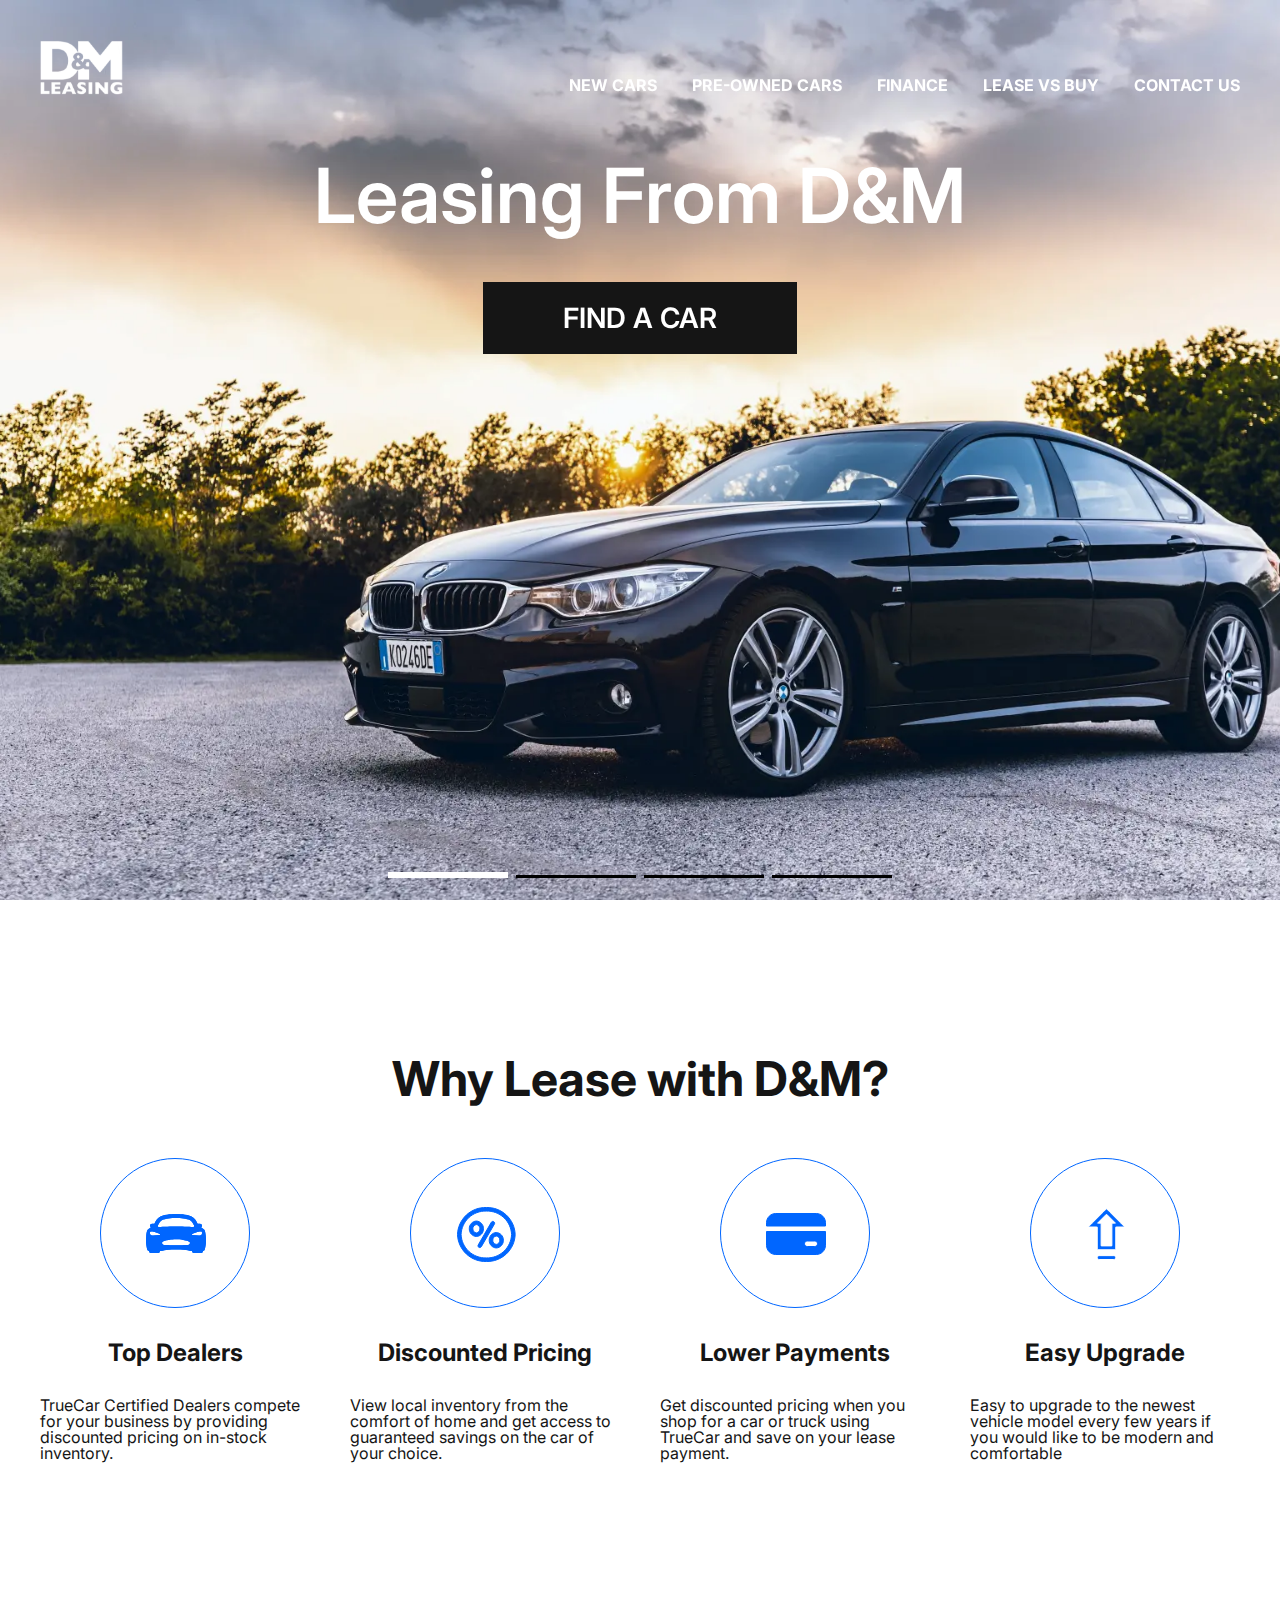
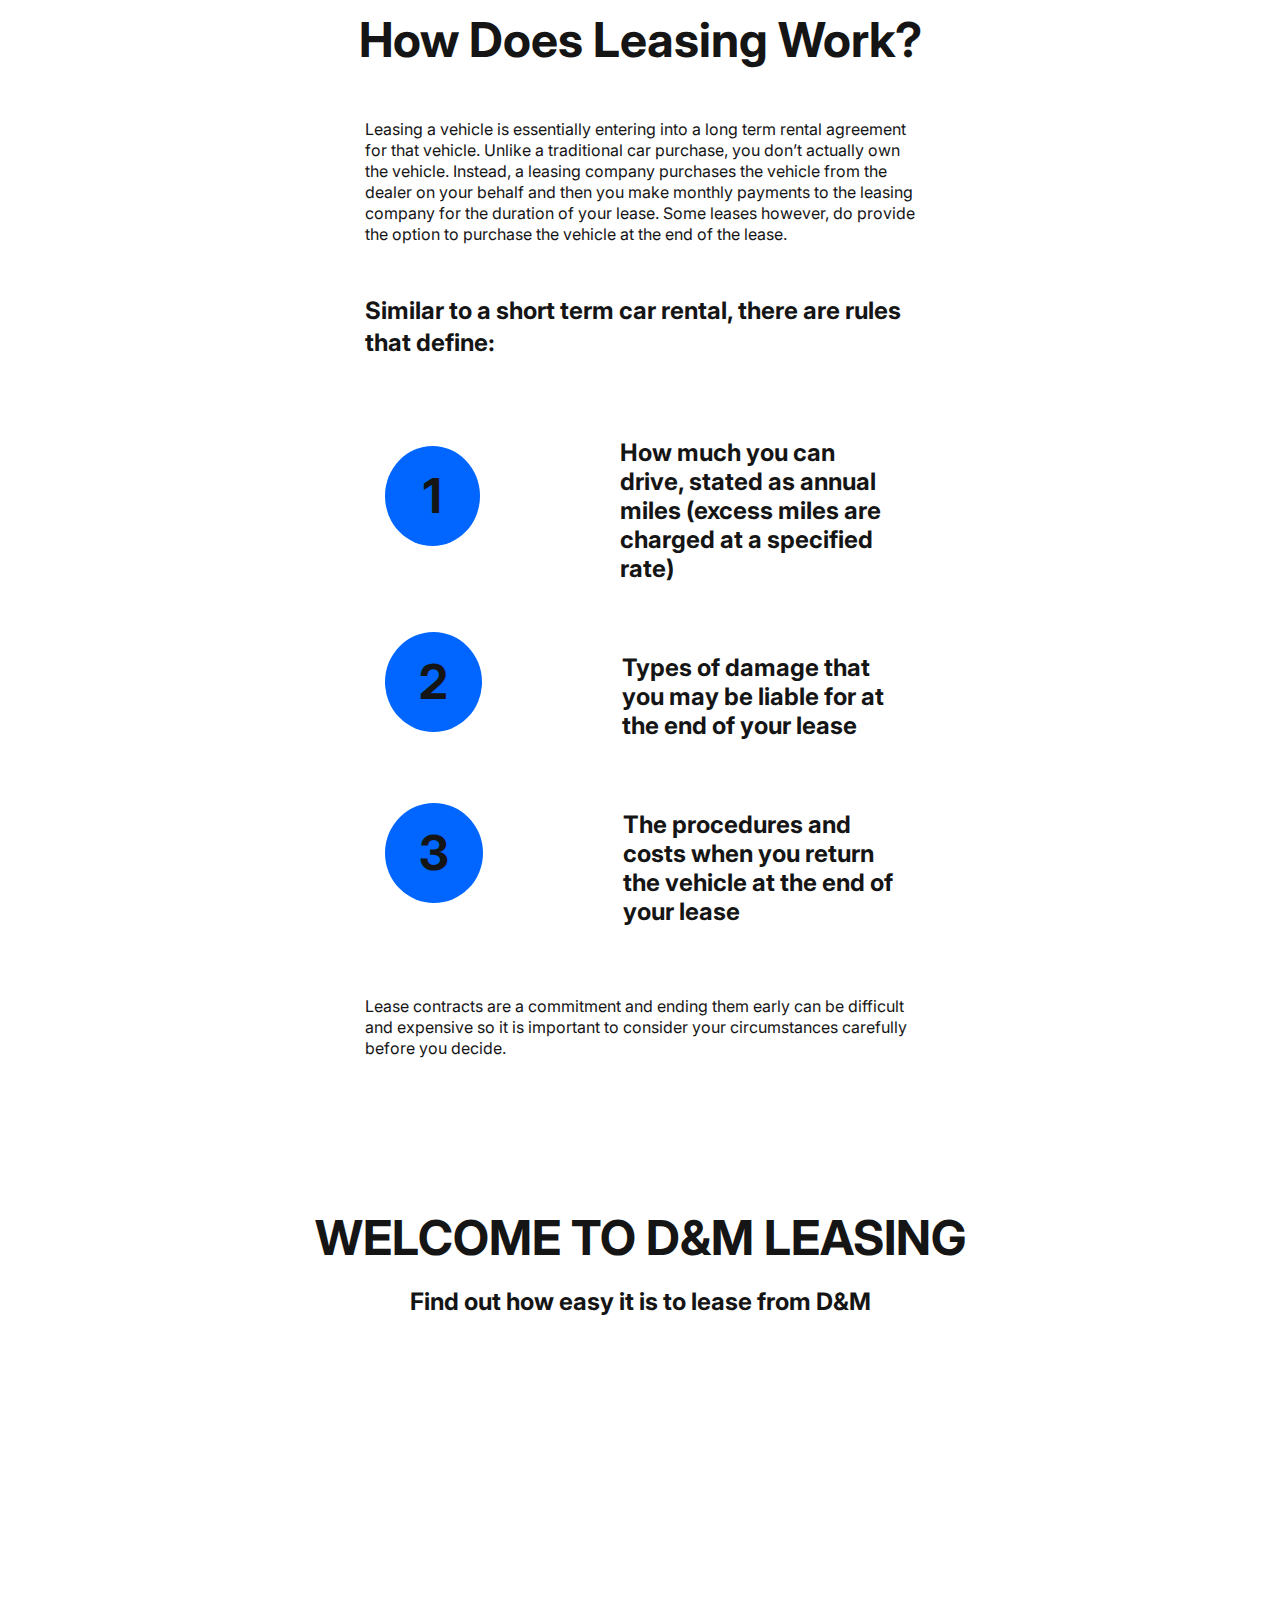
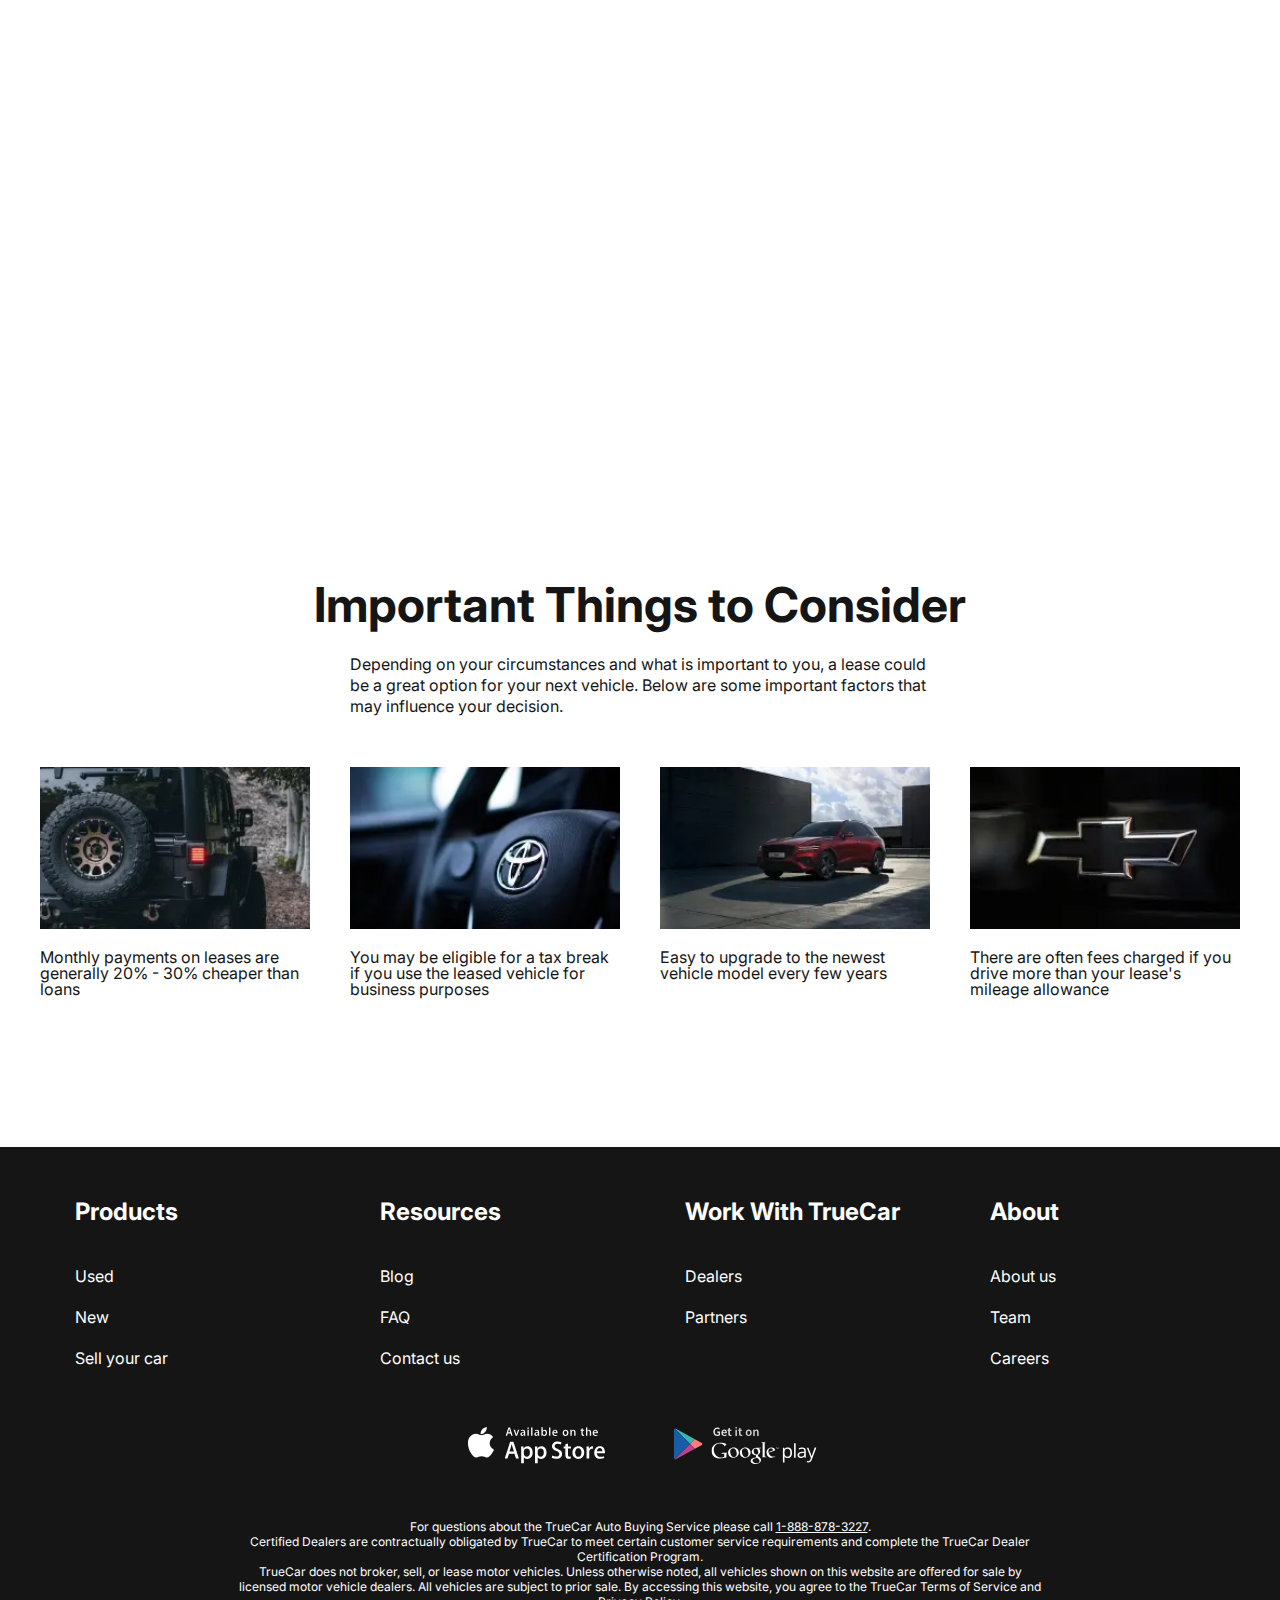
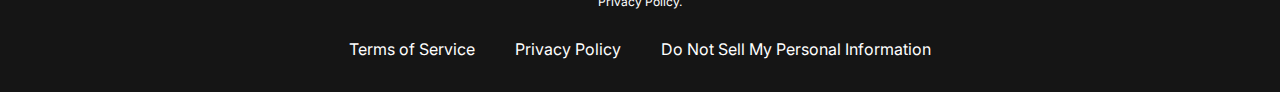
<file: src/main/resources/static/index.html>
<!DOCTYPE html>
<html lang="en">

<head>
	<title>DM Leasing Cars</title>
	<meta charset="UTF-8">
	<meta name="format-detection" content="telephone=no">
	<link rel="stylesheet" href="css/style.min.css?_v=20230922190038">
	<link rel="shortcut icon" href="favicon.ico">
	<meta name="viewport" content="width=device-width, initial-scale=1.0">
</head>



<body>
	<div class="wrapper">
		<header class="header">
			<div class="header__container">
				<div class="header__content">
					<button type="button" class="icon-menu"><span></span></button>
					<a href="index.html" class="header__logo"><img class="logo-img" src="img/logo.svg" alt="logo"></a>
				</div>
				<div class="header__menu menu">
					<nav class="menu__body">
						<ul class="menu__list">
							<li class="menu__item"><a href="cars.html" class="menu__link">NEW CARS</a></li>
							<li class="menu__item"><a href="#" class="menu__link">PRE-OWNED CARS</a></li>
							<li class="menu__item"><a href="#" class="menu__link">FINANCE</a></li>
							<li class="menu__item"><a href="#" class="menu__link">LEASE VS BUY</a></li>
							<li class="menu__item"><a href="contact.html" class="menu__link">CONTACT US</a></li>
						</ul>
					</nav>
				</div>
			</div>
		</header>
		<main class="page">
			<section class="page__leasing leasing">
				<div class="leasing__container">
					<h1 class="leasing__title">Leasing From D&M</h1>
					<a href="cars.html" class="leasing__button">FIND A CAR</a>
				</div>

			</section>
			<div class="swiper">
				<div class="swiper-wrapper">
					<div class="swiper-slide"><picture><source srcset="img/swiper-background/bmw.webp" type="image/webp"><img class="swiper-slide-image" src="img/swiper-background/bmw.jpg" alt="background"></picture></div>
					<div class="swiper-slide"><picture><source srcset="img/swiper-background/audi.webp" type="image/webp"><img class="swiper-slide-image" src="img/swiper-background/audi.jpg" alt="background"></picture></div>
					<div class="swiper-slide"><picture><source srcset="img/swiper-background/mercedes.webp" type="image/webp"><img class="swiper-slide-image" src="img/swiper-background/mercedes.jpg" alt="background"></picture></div>
					<div class="swiper-slide"><picture><source srcset="img/swiper-background/porsche.webp" type="image/webp"><img class="swiper-slide-image" src="img/swiper-background/porsche.jpg" alt="background"></picture></div>
				</div>
				<div class="swiper-pagination"></div>
			</div>
			<section class="page__why why">
				<div class="why__container">
					<h2 class="why__title title">Why Lease with D&M?</h2>
					<div class="why__block block">
						<div class="block-content">
							<div class="block__image image-01"><img src="img/why/01.svg" alt="why-logo"></div>
							<div class="block__title semititle">Top Dealers</div>
							<div class="block__text">TrueCar Certified Dealers compete for your business by providing discounted pricing on in-stock inventory.</div>
						</div>
						<div class="block-content">
							<div class="block__image image-02"><img src="img/why/02.svg" alt="why-logo"></div>
							<div class="block__title semititle">Discounted Pricing</div>
							<div class="block__text">View local inventory from the comfort of home and get access to guaranteed savings on the car of your choice.</div>
						</div>
						<div class="block-content">
							<div class="block__image image-03"><img src="img/why/03.svg" alt="why-logo"></div>
							<div class="block__title semititle">Lower Payments</div>
							<div class="block__text">Get discounted pricing when you shop for a car or truck using TrueCar and save on your lease payment.</div>
						</div>
						<div class="block-content">
							<div class="block__image image-04"><img src="img/why/04.svg" alt="why-logo"></div>
							<div class="block__title  semititle">Easy Upgrade</div>
							<div class="block__text">Easy to upgrade to the newest vehicle model every few years if you would like to be modern and comfortable</div>
						</div>
					</div>
				</div>
			</section>
			<section class="page__work work">
				<div class="work__container">
					<h2 class="work__title title">How Does Leasing Work?</h2>
					<p class="work__text">
						Leasing a vehicle is essentially entering into a long term rental agreement for that vehicle. Unlike a traditional car purchase, you don’t actually own the vehicle. Instead, a leasing company purchases the vehicle from the dealer on your behalf and then you make monthly payments to the leasing company for the duration of your lease. Some leases however, do provide the option to purchase the vehicle at the end of the lease.
					</p>
					<div class="work__semititle semititle">Similar to a short term car rental, there are rules that define:</div>
					<div class="work__box box">
						<div class="box__items">
							<div class="box__number number-1">1</div>
							<div class="box__text">How much you can drive, stated as annual miles (excess miles are charged at a specified rate)</div>
						</div>
						<div class="box__items">
							<div class="box__number">2</div>
							<div class="box__text">Types of damage that you may be liable for at the end of your lease</div>
						</div>
						<div class="box__items">
							<div class="box__number">3</div>
							<div class="box__text">The procedures and costs when you return the vehicle at the end of your lease</div>
						</div>
					</div>
					<p class="work__subtext">Lease contracts are a commitment and ending them early can be difficult and expensive so it is important to consider your circumstances carefully before you decide.</p>
				</div>
			</section>
			<section class="page__welcome welcome">
				<div class="welcome__container">
					<h2 class="welcome__title title">WELCOME TO D&M LEASING</h2>
					<div class="welcome__semititle semititle">Find out how easy it is to lease from D&M</div>
					<div class="welcome__video">
						<iframe width="560" height="315" src="https://www.youtube.com/embed/ra-bMZOJ9bE" title="YouTube video player" frameborder="0" allow="accelerometer; autoplay; clipboard-write; encrypted-media; gyroscope; picture-in-picture; web-share" allowfullscreen></iframe>
					</div>
				</div>
			</section>
			<section class="page__important important">
				<div class="important__container">
					<div class="important__title title">Important Things to Consider</div>
					<p class="important__text">Depending on your circumstances and what is important to you, a lease could be a great option for your next vehicle. Below are some important factors that may influence your decision.</p>
					<div class="important__items items">
						<div class="items__block">
							<div class="items__image"><picture><source srcset="img/important/01.webp" type="image/webp"><img src="img/important/01.jpg" alt="image-01"></picture></div>
							<p class="items__text">Monthly payments on leases are generally 20% - 30% cheaper than loans</p>
						</div>
						<div class="items__block">
							<div class="items__image"><picture><source srcset="img/important/02.webp" type="image/webp"><img src="img/important/02.jpg" alt="image-02"></picture></div>
							<p class="items__text">You may be eligible for a tax break if you use the leased vehicle for business purposes</p>
						</div>
						<div class="items__block">
							<div class="items__image"><picture><source srcset="img/important/03.webp" type="image/webp"><img src="img/important/03.jpg" alt="image-03"></picture></div>
							<p class="items__text">Easy to upgrade to the newest vehicle model every few years</p>
						</div>
						<div class="items__block">
							<div class="items__image"><picture><source srcset="img/important/04.webp" type="image/webp"><img src="img/important/04.jpg" alt="image-04"></picture></div>
							<p class="items__text">There are often fees charged if you drive more than your lease's mileage allowance</p>
						</div>
					</div>
				</div>
			</section>
		</main>
		<footer class="footer">
			<div class="footer__container">
				<nav class="footer__menu">
					<ul class="footer__menu-list">
						<li class="footer__menu-item">
							<p class="footer__menu-title">Products</p>
						</li>
						<li class="footer__menu-item"><a href="#" class="footer__menu-link">Used</a></li>
						<li class="footer__menu-item"><a href="#" class="footer__menu-link">New</a></li>
						<li class="footer__menu-item"><a href="#" class="footer__menu-link">Sell your car</a></li>
					</ul>
					<ul class="footer__menu-list">
						<li class="footer__menu-item">
							<p class="footer__menu-title">Resources</p>
						</li>
						<li class="footer__menu-item"><a href="#" class="footer__menu-link">Blog</a></li>
						<li class="footer__menu-item"><a href="#" class="footer__menu-link">FAQ</a></li>
						<li class="footer__menu-item"><a href="#" class="footer__menu-link">Contact us</a></li>
					</ul>
					<ul class="footer__menu-list">
						<li class="footer__menu-item">
							<p class="footer__menu-title">Work With TrueCar</p></a>
						</li>
						<li class="footer__menu-item"><a href="#" class="footer__menu-link">Dealers</a></li>
						<li class="footer__menu-item"><a href="#" class="footer__menu-link">Partners</a></li>
					</ul>
					<ul class="footer__menu-list">
						<li class="footer__menu-item">
							<p class="footer__menu-title">About</p>
						</li>
						<li class="footer__menu-item"><a href="#" class="footer__menu-link">About us</a></li>
						<li class="footer__menu-item"><a href="#" class="footer__menu-link">Team</a></li>
						<li class="footer__menu-item"><a href="#" class="footer__menu-link">Careers</a></li>
					</ul>
				</nav>
				<div class="footer__social">
					<a href="" class="footer__social-item"><img src="img/footer/appstore.svg" alt="appstore"></a>
					<a href="" class="footer__social-item"><img src="img/footer/googleplay.svg" alt="googleplay"></a>
				</div>
				<div class="footer__info">
					<p class="footer__info-text">
						For questions about the TrueCar Auto Buying Service please call
						<a class="footer__info-text-phone" href="tel: 1-888-878-3227">1-888-878-3227</a>.
						<br>Certified Dealers are contractually obligated by TrueCar to meet certain customer service requirements and complete the TrueCar Dealer <br> Certification Program. <br>
						TrueCar does not broker, sell, or lease motor vehicles. Unless otherwise noted, all vehicles shown on this website are offered for sale by <br> licensed motor vehicle dealers. All vehicles are subject to prior sale. By accessing this website, you agree to the TrueCar Terms of Service and <br> Privacy Policy.
					</p>
				</div>
				<div class="footer__copyright">
					<a href="" class="footer__copyright-link">Terms of Service</a>
					<a href="" class="footer__copyright-link">Privacy Policy</a>
					<a href="" class="footer__copyright-link">Do Not Sell My Personal Information</a>
				</div>
			</div>
		</footer>
	</div>
	<script src="https://cdn.jsdelivr.net/npm/swiper@9/swiper-bundle.min.js?_v=20230922190038"></script>
	<script src="js/app.min.js?_v=20230922190038"></script>
</body>

</html>
</file>
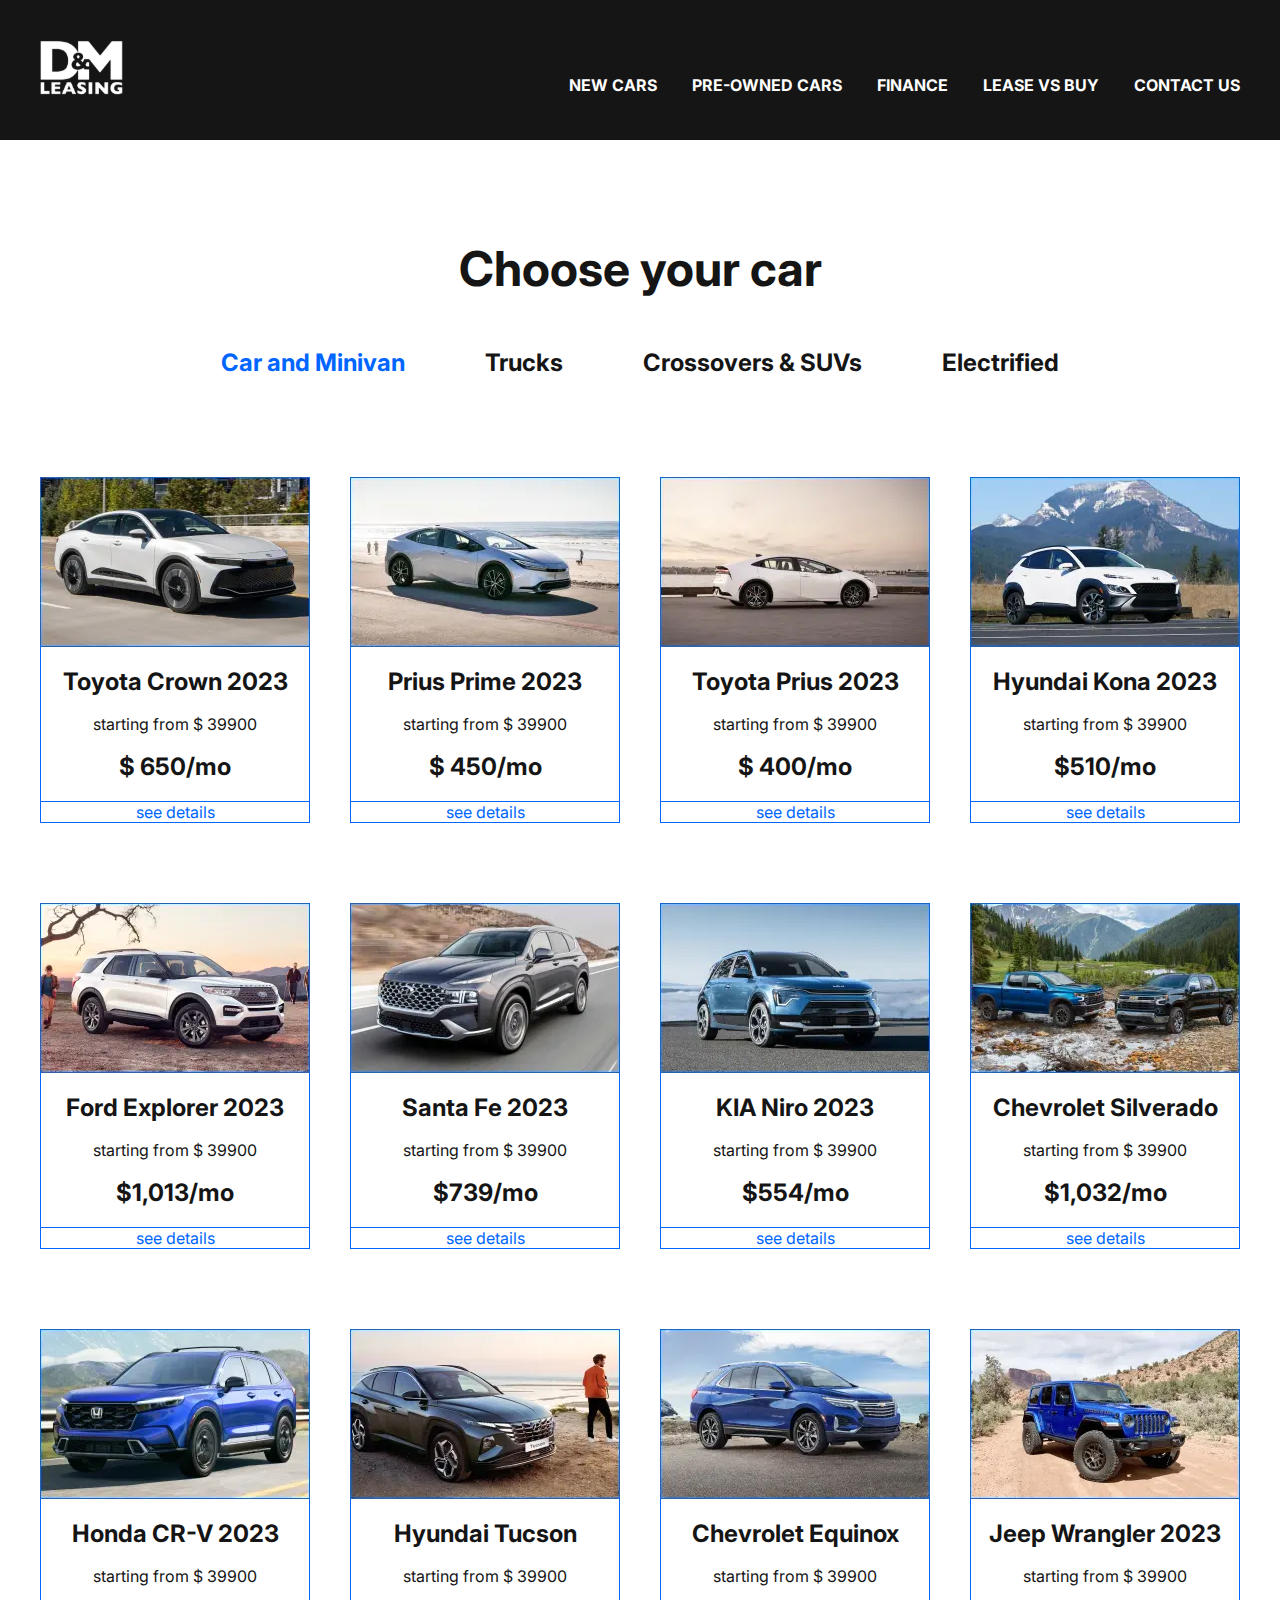
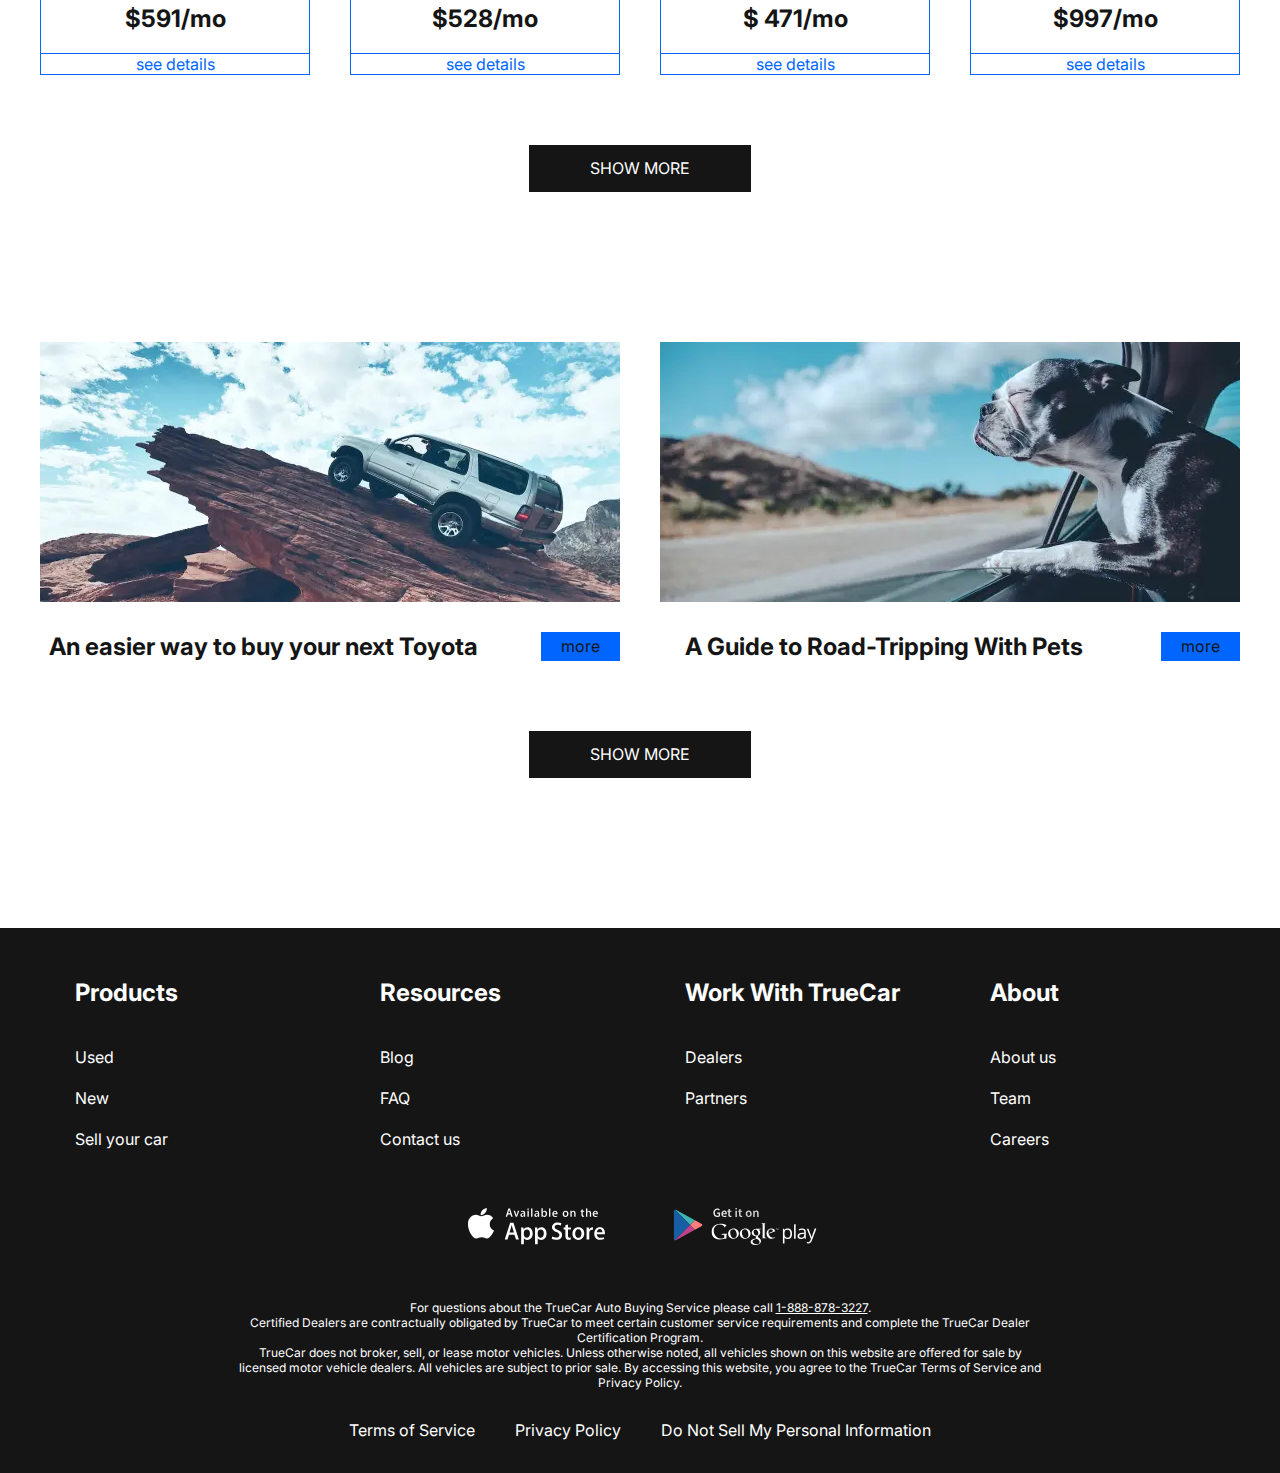
<file: src/main/resources/static/cars.html>
<!DOCTYPE html>
<html lang="en">

<head>
	<title>DM Leasing Cars</title>
	<meta charset="UTF-8">
	<meta name="format-detection" content="telephone=no">
	<link rel="stylesheet" href="css/style.min.css?_v=20230922190038">
	<link rel="shortcut icon" href="favicon.ico">
	<meta name="viewport" content="width=device-width, initial-scale=1.0">
</head>


<body>
	<div class="wrapper">
		<header class="header header-black">
			<div class="header__container">
				<div class="header__content">
					<button type="button" class="icon-menu"><span></span></button>
					<a href="index.html" class="header__logo"><img class="logo-img" src="img/logo.svg" alt="logo"></a>
				</div>
				<div class="header__menu menu">
					<nav class="menu__body">
						<ul class="menu__list">
							<li class="menu__item"><a href="cars.html" class="menu__link">NEW CARS</a></li>
							<li class="menu__item"><a href="#" class="menu__link">PRE-OWNED CARS</a></li>
							<li class="menu__item"><a href="#" class="menu__link">FINANCE</a></li>
							<li class="menu__item"><a href="#" class="menu__link">LEASE VS BUY</a></li>
							<li class="menu__item"><a href="contact.html" class="menu__link">CONTACT US</a></li>
						</ul>
					</nav>
				</div>
			</div>
		</header>
		<main class="page">
			<section class="page__cars cars">
				<div class="cars__container">
					<div class="cars__title title">Choose your car</div>
					<div class="cars__tabs tabs">
						<div class="tabs__navigation">
							<button class="tabs__button tabs__button-active" data-button="but-1">Car and Minivan</button>
							<button class="tabs__button" data-button="but-2">Trucks</button>
							<button class="tabs__button" data-button="but-3">Crossovers & SUVs</button>
							<button class="tabs__button" data-button="but-4">Electrified</button>
						</div>
						<div class="tabs__content">
							<div class="tabs__content-item tabs__content-item-active" id="but-1">
								<div class="item-tabs__card card-item">
									<picture><source srcset="img/cars/01.webp" type="image/webp"><img class="card-item__img" src="img/cars/01.jpg" alt="car-image"></picture>
									<div class="card-item__content">
										<h5 class="card-item__title">Toyota Crown 2023</h5>
										<p class="card-item__text">starting from $ 39900</p>
										<p class="card-item__price">$ 650/mo</p>
									</div>
									<a href="" class="card-item__link">see details</a>
								</div>
								<div class="item-tabs__card card-item">
									<picture><source srcset="img/cars/02.webp" type="image/webp"><img class="card-item__img" src="img/cars/02.jpg" alt="car-image"></picture>
									<div class="card-item__content">
										<h5 class="card-item__title">Prius Prime 2023</h5>
										<p class="card-item__text">starting from $ 39900</p>
										<p class="card-item__price">$ 450/mo</p>

									</div>
									<a href="" class="card-item__link">see details</a>
								</div>
								<div class="item-tabs__card card-item">
									<picture><source srcset="img/cars/03.webp" type="image/webp"><img class="card-item__img" src="img/cars/03.jpg" alt="car-image"></picture>
									<div class="card-item__content">
										<h5 class="card-item__title">Toyota Prius 2023</h5>
										<p class="card-item__text">starting from $ 39900</p>
										<p class="card-item__price">$ 400/mo</p>

									</div>
									<a href="" class="card-item__link">see details</a>
								</div>
								<div class="item-tabs__card card-item">
									<picture><source srcset="img/cars/04.webp" type="image/webp"><img class="card-item__img" src="img/cars/04.jpg" alt="car-image"></picture>
									<div class="card-item__content">
										<h5 class="card-item__title">Hyundai Kona 2023</h5>
										<p class="card-item__text">starting from $ 39900</p>
										<p class="card-item__price">$510/mo</p>

									</div>
									<a href="" class="card-item__link">see details</a>
								</div>
								<div class="item-tabs__card card-item">
									<picture><source srcset="img/cars/05.webp" type="image/webp"><img class="card-item__img" src="img/cars/05.jpg" alt="car-image"></picture>
									<div class="card-item__content">
										<h5 class="card-item__title">Ford Explorer 2023</h5>
										<p class="card-item__text">starting from $ 39900</p>
										<p class="card-item__price">$1,013/mo</p>
									</div>
									<a href="" class="card-item__link">see details</a>
								</div>
								<div class="item-tabs__card card-item">
									<picture><source srcset="img/cars/06.webp" type="image/webp"><img class="card-item__img" src="img/cars/06.jpg" alt="car-image"></picture>
									<div class="card-item__content">
										<h5 class="card-item__title">Santa Fe 2023</h5>
										<p class="card-item__text">starting from $ 39900</p>
										<p class="card-item__price">$739/mo</p>


									</div>
									<a href="" class="card-item__link">see details</a>
								</div>
								<div class="item-tabs__card card-item">
									<picture><source srcset="img/cars/07.webp" type="image/webp"><img class="card-item__img" src="img/cars/07.jpg" alt="car-image"></picture>
									<div class="card-item__content">
										<h5 class="card-item__title">KIA Niro 2023</h5>
										<p class="card-item__text">starting from $ 39900</p>
										<p class="card-item__price">$554/mo</p>

									</div>
									<a href="" class="card-item__link">see details</a>
								</div>
								<div class="item-tabs__card card-item">
									<picture><source srcset="img/cars/08.webp" type="image/webp"><img class="card-item__img" src="img/cars/08.jpg" alt="car-image"></picture>
									<div class="card-item__content">
										<h5 class="card-item__title">Chevrolet Silverado</h5>
										<p class="card-item__text">starting from $ 39900</p>
										<p class="card-item__price">$1,032/mo</p>

									</div>
									<a href="" class="card-item__link">see details</a>
								</div>
								<div class="item-tabs__card card-item">
									<picture><source srcset="img/cars/09.webp" type="image/webp"><img class="card-item__img" src="img/cars/09.jpg" alt="car-image"></picture>
									<div class="card-item__content">
										<h5 class="card-item__title">Honda CR-V 2023</h5>
										<p class="card-item__text">starting from $ 39900</p>
										<p class="card-item__price">$591/mo</p>
									</div>
									<a href="" class="card-item__link">see details</a>
								</div>
								<div class="item-tabs__card card-item">
									<picture><source srcset="img/cars/10.webp" type="image/webp"><img class="card-item__img" src="img/cars/10.jpg" alt="car-image"></picture>
									<div class="card-item__content">
										<h5 class="card-item__title">Hyundai Tucson</h5>
										<p class="card-item__text">starting from $ 39900</p>
										<p class="card-item__price">$528/mo</p>

									</div>
									<a href="" class="card-item__link">see details</a>
								</div>
								<div class="item-tabs__card card-item">
									<picture><source srcset="img/cars/11.webp" type="image/webp"><img class="card-item__img" src="img/cars/11.jpg" alt="car-image"></picture>
									<div class="card-item__content">
										<h5 class="card-item__title">Chevrolet Equinox </h5>
										<p class="card-item__text">starting from $ 39900</p>
										<p class="card-item__price">$ 471/mo</p>

									</div>
									<a href="" class="card-item__link">see details</a>
								</div>
								<div class="item-tabs__card card-item">
									<picture><source srcset="img/cars/12.webp" type="image/webp"><img class="card-item__img" src="img/cars/12.jpg" alt="car-image"></picture>
									<div class="card-item__content">
										<h5 class="card-item__title">Jeep Wrangler 2023</h5>
										<p class="card-item__text">starting from $ 39900</p>
										<p class="card-item__price">$997/mo</p>

									</div>
									<a href="" class="card-item__link">see details</a>
								</div>
							</div>
							<div class="tabs__content-item" id="but-2">
								<div class="item-tabs__card card-item">
									<picture><source srcset="img/cars/06.webp" type="image/webp"><img class="card-item__img" src="img/cars/06.jpg" alt="car-image"></picture>
									<div class="card-item__content">
										<h5 class="card-item__title">Santa Fe 2023</h5>
										<p class="card-item__text">starting from $ 39900</p>
										<p class="card-item__price">$739/mo</p>
									</div>
									<a href="" class="card-item__link">see details</a>
								</div>
								<div class="item-tabs__card card-item">
									<picture><source srcset="img/cars/05.webp" type="image/webp"><img class="card-item__img" src="img/cars/05.jpg" alt="car-image"></picture>
									<div class="card-item__content">
										<h5 class="card-item__title">Ford Explorer 2023</h5>
										<p class="card-item__text">starting from $ 39900</p>
										<p class="card-item__price">$1,013/mo</p>
									</div>
									<a href="" class="card-item__link">see details</a>
								</div>
								<div class="item-tabs__card card-item">
									<picture><source srcset="img/cars/12.webp" type="image/webp"><img class="card-item__img" src="img/cars/12.jpg" alt="car-image"></picture>
									<div class="card-item__content">
										<h5 class="card-item__title">Jeep Wrangler 2023</h5>
										<p class="card-item__text">starting from $ 39900</p>
										<p class="card-item__price">$997/mo</p>
									</div>
									<a href="" class="card-item__link">see details</a>
								</div>
							</div>
							<div class="tabs__content-item" id="but-3">
								<div class="item-tabs__card card-item">
									<picture><source srcset="img/cars/05.webp" type="image/webp"><img class="card-item__img" src="img/cars/05.jpg" alt="car-image"></picture>
									<div class="card-item__content">
										<h5 class="card-item__title">Ford Explorer 2023</h5>
										<p class="card-item__text">starting from $ 39900</p>
										<p class="card-item__price">$1,013/mo</p>
									</div>
									<a href="" class="card-item__link">see details</a>
								</div>
								<div class="item-tabs__card card-item">
									<picture><source srcset="img/cars/10.webp" type="image/webp"><img class="card-item__img" src="img/cars/10.jpg" alt="car-image"></picture>
									<div class="card-item__content">
										<h5 class="card-item__title">Hyundai Tucson</h5>
										<p class="card-item__text">starting from $ 39900</p>
										<p class="card-item__price">$528/mo</p>

									</div>
									<a href="" class="card-item__link">see details</a>
								</div>
								<div class="item-tabs__card card-item">
									<picture><source srcset="img/cars/04.webp" type="image/webp"><img class="card-item__img" src="img/cars/04.jpg" alt="car-image"></picture>
									<div class="card-item__content">
										<h5 class="card-item__title">Hyundai Kona 2023</h5>
										<p class="card-item__text">starting from $ 39900</p>
										<p class="card-item__price">$510/mo</p>

									</div>
									<a href="" class="card-item__link">see details</a>
								</div>
								<div class="item-tabs__card card-item">
									<picture><source srcset="img/cars/07.webp" type="image/webp"><img class="card-item__img" src="img/cars/07.jpg" alt="car-image"></picture>
									<div class="card-item__content">
										<h5 class="card-item__title">KIA Niro 2023</h5>
										<p class="card-item__text">starting from $ 39900</p>
										<p class="card-item__price">$554/mo</p>

									</div>
									<a href="" class="card-item__link">see details</a>
								</div>
								<div class="item-tabs__card card-item">
									<picture><source srcset="img/cars/11.webp" type="image/webp"><img class="card-item__img" src="img/cars/11.jpg" alt="car-image"></picture>
									<div class="card-item__content">
										<h5 class="card-item__title">Chevrolet Equinox </h5>
										<p class="card-item__text">starting from $ 39900</p>
										<p class="card-item__price">$ 471/mo</p>

									</div>
									<a href="" class="card-item__link">see details</a>
								</div>
							</div>
							<div class="tabs__content-item" id="but-4">
								<div class="item-tabs__card card-item">
									<picture><source srcset="img/cars/02.webp" type="image/webp"><img class="card-item__img" src="img/cars/02.jpg" alt="car-image"></picture>
									<div class="card-item__content">
										<h5 class="card-item__title">Prius Prime 2023</h5>
										<p class="card-item__text">starting from $ 39900</p>
										<p class="card-item__price">$ 450/mo</p>

									</div>
									<a href="" class="card-item__link">see details</a>
								</div>
								<div class="item-tabs__card card-item">
									<picture><source srcset="img/cars/09.webp" type="image/webp"><img class="card-item__img" src="img/cars/09.jpg" alt="car-image"></picture>
									<div class="card-item__content">
										<h5 class="card-item__title">Honda CR-V 2023</h5>
										<p class="card-item__text">starting from $ 39900</p>
										<p class="card-item__price">$591/mo</p>
									</div>
									<a href="" class="card-item__link">see details</a>
								</div>
							</div>
						</div>
					</div>
					<button class="cars__button contact-button" type="submit">SHOW MORE</button>
				</div>
			</section>
			<section class="page__blog blog">
				<div class="blog__container">
					<div class="blog__content">
						<div class="blog__box box">
							<div class="box__image"><picture><source srcset="img/contacts/01.webp" type="image/webp"><img src="img/contacts/01.jpg" alt=""></picture></div>
							<div class="box__about">
								<p class="box__text">An easier way to buy your next Toyota</p>
								<a href="#" class="box__link">more</a>
							</div>
						</div>
						<div class="blog__box box">
							<div class="box__image"><picture><source srcset="img/contacts/02.webp" type="image/webp"><img src="img/contacts/02.jpg" alt=""></picture></div>
							<div class="box__about">
								<p class="box__text">A Guide to Road-Tripping With Pets</p>
								<a href="#" class="box__link">more</a>
							</div>
						</div>
					</div>
					<button class="blog__button contact-button" type="submit">SHOW MORE</button>
				</div>
			</section>
		</main>
		<footer class="footer">
			<div class="footer__container">
				<nav class="footer__menu">
					<ul class="footer__menu-list">
						<li class="footer__menu-item">
							<p class="footer__menu-title">Products</p>
						</li>
						<li class="footer__menu-item"><a href="#" class="footer__menu-link">Used</a></li>
						<li class="footer__menu-item"><a href="#" class="footer__menu-link">New</a></li>
						<li class="footer__menu-item"><a href="#" class="footer__menu-link">Sell your car</a></li>
					</ul>
					<ul class="footer__menu-list">
						<li class="footer__menu-item">
							<p class="footer__menu-title">Resources</p>
						</li>
						<li class="footer__menu-item"><a href="#" class="footer__menu-link">Blog</a></li>
						<li class="footer__menu-item"><a href="#" class="footer__menu-link">FAQ</a></li>
						<li class="footer__menu-item"><a href="#" class="footer__menu-link">Contact us</a></li>
					</ul>
					<ul class="footer__menu-list">
						<li class="footer__menu-item">
							<p class="footer__menu-title">Work With TrueCar</p></a>
						</li>
						<li class="footer__menu-item"><a href="#" class="footer__menu-link">Dealers</a></li>
						<li class="footer__menu-item"><a href="#" class="footer__menu-link">Partners</a></li>
					</ul>
					<ul class="footer__menu-list">
						<li class="footer__menu-item">
							<p class="footer__menu-title">About</p>
						</li>
						<li class="footer__menu-item"><a href="#" class="footer__menu-link">About us</a></li>
						<li class="footer__menu-item"><a href="#" class="footer__menu-link">Team</a></li>
						<li class="footer__menu-item"><a href="#" class="footer__menu-link">Careers</a></li>
					</ul>
				</nav>
				<div class="footer__social">
					<a href="" class="footer__social-item"><img src="img/footer/appstore.svg" alt="appstore"></a>
					<a href="" class="footer__social-item"><img src="img/footer/googleplay.svg" alt="googleplay"></a>
				</div>
				<div class="footer__info">
					<p class="footer__info-text">
						For questions about the TrueCar Auto Buying Service please call
						<a class="footer__info-text-phone" href="tel: 1-888-878-3227">1-888-878-3227</a>.
						<br>Certified Dealers are contractually obligated by TrueCar to meet certain customer service requirements and complete the TrueCar Dealer <br> Certification Program. <br>
						TrueCar does not broker, sell, or lease motor vehicles. Unless otherwise noted, all vehicles shown on this website are offered for sale by <br> licensed motor vehicle dealers. All vehicles are subject to prior sale. By accessing this website, you agree to the TrueCar Terms of Service and <br> Privacy Policy.
					</p>
				</div>
				<div class="footer__copyright">
					<a href="" class="footer__copyright-link">Terms of Service</a>
					<a href="" class="footer__copyright-link">Privacy Policy</a>
					<a href="" class="footer__copyright-link">Do Not Sell My Personal Information</a>
				</div>
			</div>
		</footer>
	</div>
	<script src="js/app.min.js?_v=20230922190038"></script>
</body>

</html>
</file>
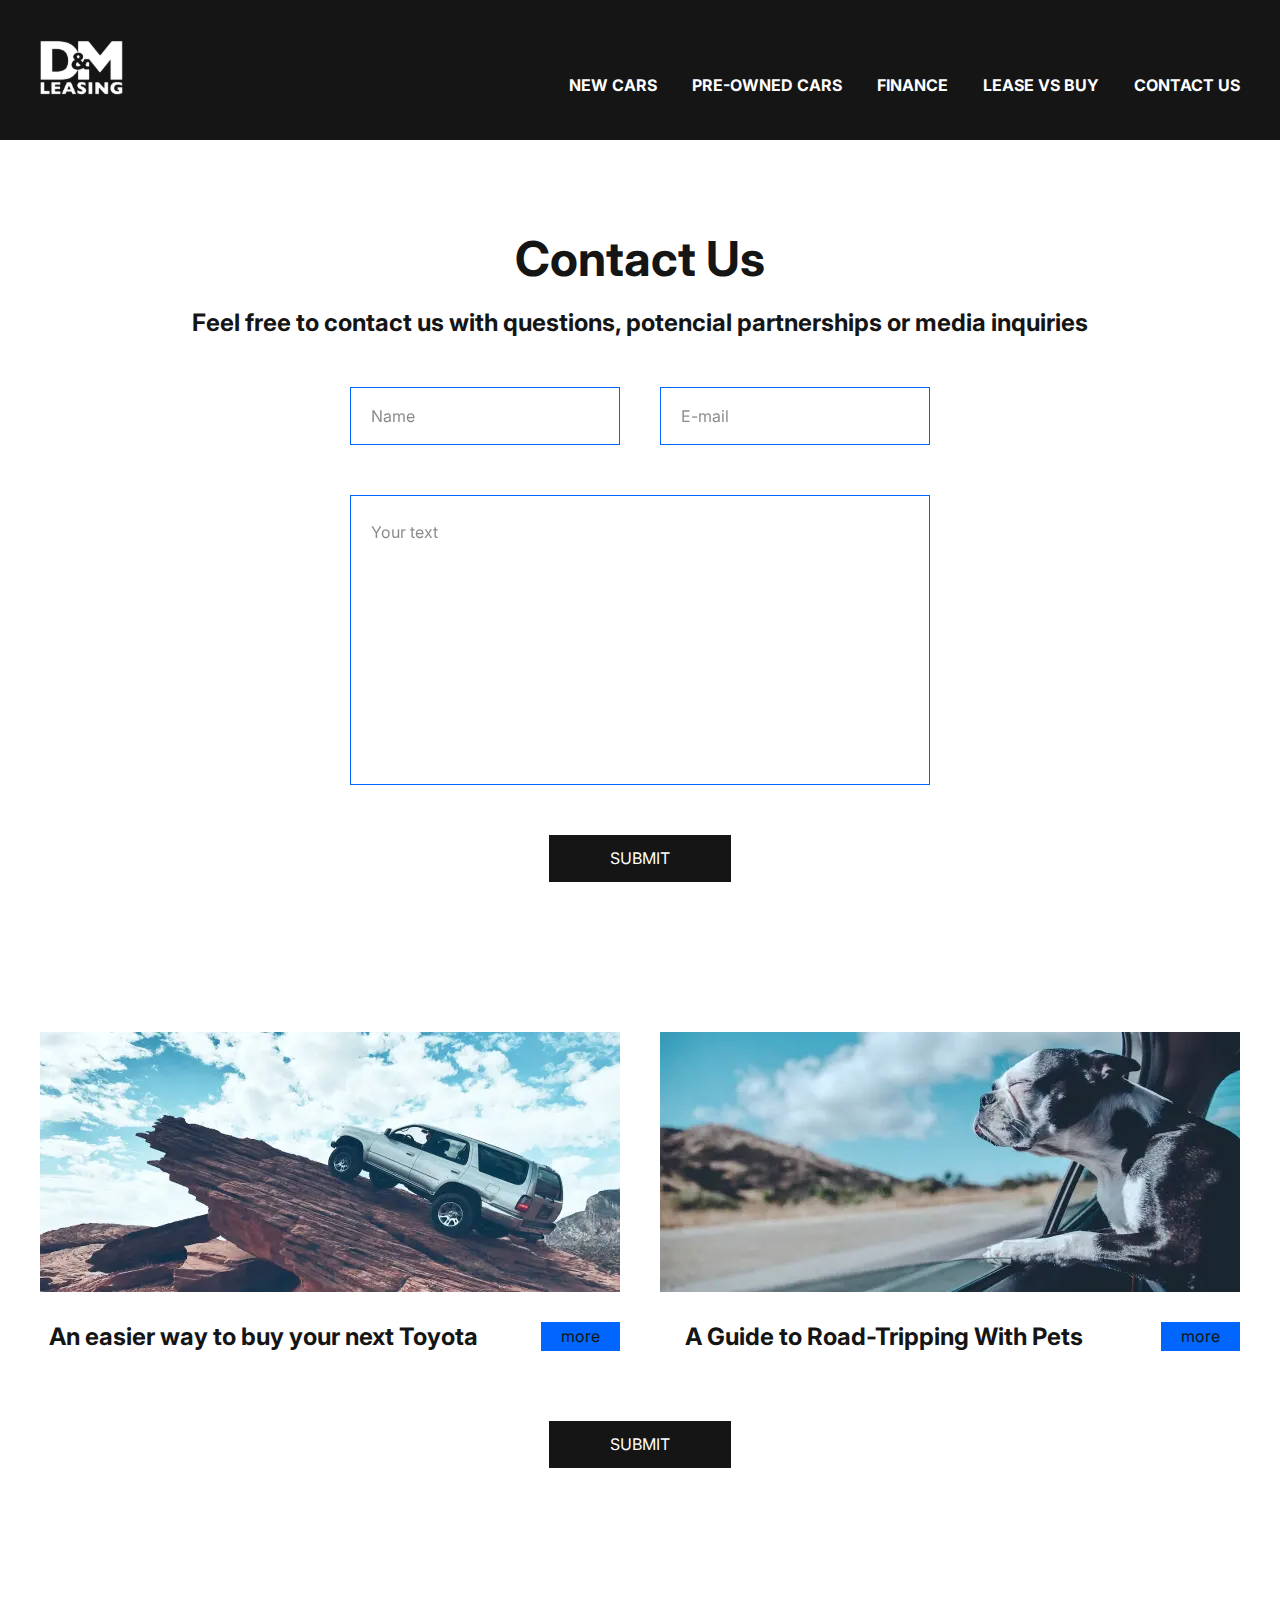
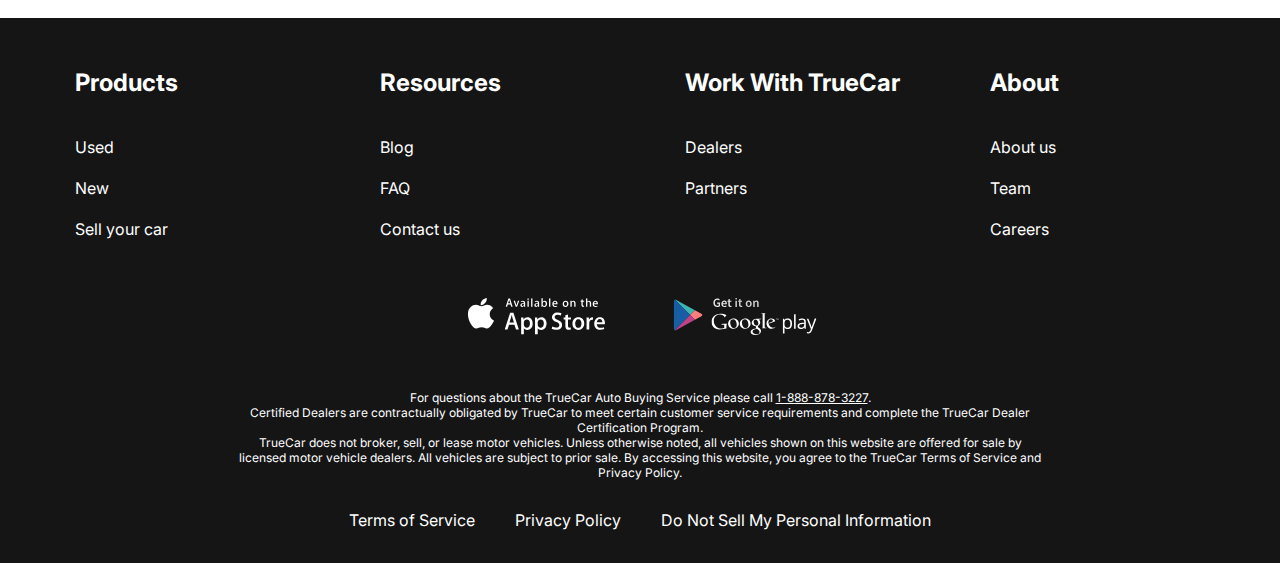
<file: src/main/resources/static/contact.html>
<!DOCTYPE html>
<html lang="en">

<head>
	<title>DM Leasing Cars</title>
	<meta charset="UTF-8">
	<meta name="format-detection" content="telephone=no">
	<link rel="stylesheet" href="css/style.min.css?_v=20230922190038">
	<link rel="shortcut icon" href="favicon.ico">
	<meta name="viewport" content="width=device-width, initial-scale=1.0">
</head>



<body>
	<div class="wrapper">
		<header class="header header-black">
			<div class="header__container">
				<div class="header__content">
					<button type="button" class="icon-menu"><span></span></button>
					<a href="index.html" class="header__logo"><img class="logo-img" src="img/logo.svg" alt="logo"></a>
				</div>
				<div class="header__menu menu">
					<nav class="menu__body">
						<ul class="menu__list">
							<li class="menu__item"><a href="cars.html" class="menu__link">NEW CARS</a></li>
							<li class="menu__item"><a href="#" class="menu__link">PRE-OWNED CARS</a></li>
							<li class="menu__item"><a href="#" class="menu__link">FINANCE</a></li>
							<li class="menu__item"><a href="#" class="menu__link">LEASE VS BUY</a></li>
							<li class="menu__item"><a href="contact.html" class="menu__link">CONTACT US</a></li>
						</ul>
					</nav>
				</div>
			</div>
		</header>
		<main class="page">
			<section class="page__contacts contacts">
				<h1 class="contacts__title title">Contact Us</h1>
				<div class="contacts__semititle semititle">Feel free to contact us with questions, potencial partnerships or media inquiries</div>
				<form action="" class="contacts__form form">
					<input type="text" class="form__input" placeholder="Name">
					<input type="email" class="form__input" placeholder="E-mail">
					<textarea class="form__textarea" placeholder="Your text"></textarea>
					<button class="form__button contact-button" type="submit">SUBMIT</button>
				</form>
			</section>
			<section class="page__blog blog">
				<div class="blog__container">
					<div class="blog__content">
						<div class="blog__box box">
							<div class="box__image"><picture><source srcset="img/contacts/01.webp" type="image/webp"><img src="img/contacts/01.jpg" alt=""></picture></div>
							<div class="box__about">
								<p class="box__text">An easier way to buy your next Toyota</p>
								<a href="#" class="box__link">more</a>
							</div>
						</div>
						<div class="blog__box box">
							<div class="box__image"><picture><source srcset="img/contacts/02.webp" type="image/webp"><img src="img/contacts/02.jpg" alt=""></picture></div>
							<div class="box__about">
								<p class="box__text">A Guide to Road-Tripping With Pets</p>
								<a href="#" class="box__link">more</a>
							</div>
						</div>
					</div>
					<button class="blog__button contact-button" type="submit">SUBMIT</button>
				</div>
			</section>
		</main>
		<footer class="footer">
			<div class="footer__container">
				<nav class="footer__menu">
					<ul class="footer__menu-list">
						<li class="footer__menu-item">
							<p class="footer__menu-title">Products</p>
						</li>
						<li class="footer__menu-item"><a href="#" class="footer__menu-link">Used</a></li>
						<li class="footer__menu-item"><a href="#" class="footer__menu-link">New</a></li>
						<li class="footer__menu-item"><a href="#" class="footer__menu-link">Sell your car</a></li>
					</ul>
					<ul class="footer__menu-list">
						<li class="footer__menu-item">
							<p class="footer__menu-title">Resources</p>
						</li>
						<li class="footer__menu-item"><a href="#" class="footer__menu-link">Blog</a></li>
						<li class="footer__menu-item"><a href="#" class="footer__menu-link">FAQ</a></li>
						<li class="footer__menu-item"><a href="#" class="footer__menu-link">Contact us</a></li>
					</ul>
					<ul class="footer__menu-list">
						<li class="footer__menu-item">
							<p class="footer__menu-title">Work With TrueCar</p></a>
						</li>
						<li class="footer__menu-item"><a href="#" class="footer__menu-link">Dealers</a></li>
						<li class="footer__menu-item"><a href="#" class="footer__menu-link">Partners</a></li>
					</ul>
					<ul class="footer__menu-list">
						<li class="footer__menu-item">
							<p class="footer__menu-title">About</p>
						</li>
						<li class="footer__menu-item"><a href="#" class="footer__menu-link">About us</a></li>
						<li class="footer__menu-item"><a href="#" class="footer__menu-link">Team</a></li>
						<li class="footer__menu-item"><a href="#" class="footer__menu-link">Careers</a></li>
					</ul>
				</nav>
				<div class="footer__social">
					<a href="" class="footer__social-item"><img src="img/footer/appstore.svg" alt="appstore"></a>
					<a href="" class="footer__social-item"><img src="img/footer/googleplay.svg" alt="googleplay"></a>
				</div>
				<div class="footer__info">
					<p class="footer__info-text">
						For questions about the TrueCar Auto Buying Service please call
						<a class="footer__info-text-phone" href="tel: 1-888-878-3227">1-888-878-3227</a>.
						<br>Certified Dealers are contractually obligated by TrueCar to meet certain customer service requirements and complete the TrueCar Dealer <br> Certification Program. <br>
						TrueCar does not broker, sell, or lease motor vehicles. Unless otherwise noted, all vehicles shown on this website are offered for sale by <br> licensed motor vehicle dealers. All vehicles are subject to prior sale. By accessing this website, you agree to the TrueCar Terms of Service and <br> Privacy Policy.
					</p>
				</div>
				<div class="footer__copyright">
					<a href="" class="footer__copyright-link">Terms of Service</a>
					<a href="" class="footer__copyright-link">Privacy Policy</a>
					<a href="" class="footer__copyright-link">Do Not Sell My Personal Information</a>
				</div>
			</div>
		</footer>
	</div>
	<script src="js/app.min.js?_v=20230922190038"></script>
</body>

</html>
</file>
<file: src/main/resources/static/css/style.min.css>
@import url(https://fonts.googleapis.com/css?family=Inter:regular,700&display=swap);*{padding:0;margin:0;border:0}*,:after,:before{-webkit-box-sizing:border-box;box-sizing:border-box}body,html{height:100%;min-width:320px}body{color:#151515;line-height:1;font-family:Inter;font-size:1rem;-ms-text-size-adjust:100%;-moz-text-size-adjust:100%;-webkit-text-size-adjust:100%;-webkit-font-smoothing:antialiased;-moz-osx-font-smoothing:grayscale}button,input,textarea{font-family:Inter;font-size:inherit;line-height:inherit}button{cursor:pointer;color:inherit;background-color:transparent}a{color:inherit;text-decoration:none}ul li{list-style:none}img{vertical-align:top}h1,h2,h3,h4,h5,h6{font-weight:inherit;font-size:inherit}.wrapper{min-height:100%;display:-webkit-box;display:-ms-flexbox;display:flex;-webkit-box-orient:vertical;-webkit-box-direction:normal;-ms-flex-direction:column;flex-direction:column;overflow:hidden}@supports (overflow:clip){.wrapper{overflow:clip}}.wrapper>main{-webkit-box-flex:1;-ms-flex:1 1 auto;flex:1 1 auto}.wrapper>*{min-width:0}[class*=__container]{max-width:76.875rem;margin:0 auto;padding:0 .9375rem}.header{background-color:transparent;position:absolute;z-index:12;left:0;right:0}.header__container{display:-webkit-box;display:-ms-flexbox;display:flex;-webkit-box-pack:justify;-ms-flex-pack:justify;justify-content:space-between;-webkit-box-align:end;-ms-flex-align:end;align-items:flex-end}.header__content{display:-webkit-box;display:-ms-flexbox;display:flex;-webkit-box-align:center;-ms-flex-align:center;align-items:center;gap:10px}.header-black{background-color:#151515}.logo-img{position:relative;z-index:5}.menu__list{display:-webkit-box;display:-ms-flexbox;display:flex;-ms-flex-wrap:wrap;flex-wrap:wrap}.menu__link{font-weight:700;line-height:1.1875;text-transform:uppercase;color:#fff;-webkit-transition:color .3s ease 0s;-o-transition:color .3s ease 0s;transition:color .3s ease 0s}.menu__link:hover{color:#06f}.icon-menu{display:none}.lock-scroll{overflow:hidden}.footer{background-color:#151515;color:#fff}.footer__container{display:-webkit-box;display:-ms-flexbox;display:flex;-webkit-box-orient:vertical;-webkit-box-direction:normal;-ms-flex-direction:column;flex-direction:column;-webkit-box-align:center;-ms-flex-align:center;align-items:center}.footer__menu{display:-ms-grid;display:grid;-ms-grid-columns:(1fr)[4];grid-template-columns:repeat(4,1fr)}.footer__menu-list{max-width:14.0625rem}.footer__menu-item:not(:first-child){padding-top:1.25rem}.footer__menu-title{font-weight:700;font-size:24px;line-height:29px;padding-bottom:1.25rem}.footer__menu-link{line-height:1.3125;-webkit-transition:color .3s ease 0s;-o-transition:color .3s ease 0s;transition:color .3s ease 0s}.footer__menu-link:hover{color:#06f}.footer__social{display:-webkit-box;display:-ms-flexbox;display:flex;margin-top:3.125rem}.footer__info{margin-top:3.125rem}.footer__info-text{text-align:center;font-size:.75rem;line-height:1.25}.footer__info-text-phone{text-decoration:underline}.footer__info-text-phone:hover{color:orange}.footer__copyright{display:-webkit-box;display:-ms-flexbox;display:flex}.footer__copyright-link{line-height:1.3125}.page__leasing{position:absolute;z-index:5;left:0;right:0}.title{font-weight:700;line-height:1.2083333333;text-align:center}.semititle{font-weight:700;line-height:1.2083333333}@font-face{font-family:swiper-icons;src:url("data:application/font-woff;charset=utf-8;base64, [base64]//wADZ2x5ZgAAAywAAADMAAAD2MHtryVoZWFkAAABbAAAADAAAAA2E2+eoWhoZWEAAAGcAAAAHwAAACQC9gDzaG10eAAAAigAAAAZAAAArgJkABFsb2NhAAAC0AAAAFoAAABaFQAUGG1heHAAAAG8AAAAHwAAACAAcABAbmFtZQAAA/gAAAE5AAACXvFdBwlwb3N0AAAFNAAAAGIAAACE5s74hXjaY2BkYGAAYpf5Hu/j+W2+MnAzMYDAzaX6QjD6/4//Bxj5GA8AuRwMYGkAPywL13jaY2BkYGA88P8Agx4j+/8fQDYfA1AEBWgDAIB2BOoAeNpjYGRgYNBh4GdgYgABEMnIABJzYNADCQAACWgAsQB42mNgYfzCOIGBlYGB0YcxjYGBwR1Kf2WQZGhhYGBiYGVmgAFGBiQQkOaawtDAoMBQxXjg/wEGPcYDDA4wNUA2CCgwsAAAO4EL6gAAeNpj2M0gyAACqxgGNWBkZ2D4/wMA+xkDdgAAAHjaY2BgYGaAYBkGRgYQiAHyGMF8FgYHIM3DwMHABGQrMOgyWDLEM1T9/w8UBfEMgLzE////P/5//f/V/xv+r4eaAAeMbAxwIUYmIMHEgKYAYjUcsDAwsLKxc3BycfPw8jEQA/[base64]/uznmfPFBNODM2K7MTQ45YEAZqGP81AmGGcF3iPqOop0r1SPTaTbVkfUe4HXj97wYE+yNwWYxwWu4v1ugWHgo3S1XdZEVqWM7ET0cfnLGxWfkgR42o2PvWrDMBSFj/IHLaF0zKjRgdiVMwScNRAoWUoH78Y2icB/yIY09An6AH2Bdu/UB+yxopYshQiEvnvu0dURgDt8QeC8PDw7Fpji3fEA4z/PEJ6YOB5hKh4dj3EvXhxPqH/SKUY3rJ7srZ4FZnh1PMAtPhwP6fl2PMJMPDgeQ4rY8YT6Gzao0eAEA409DuggmTnFnOcSCiEiLMgxCiTI6Cq5DZUd3Qmp10vO0LaLTd2cjN4fOumlc7lUYbSQcZFkutRG7g6JKZKy0RmdLY680CDnEJ+UMkpFFe1RN7nxdVpXrC4aTtnaurOnYercZg2YVmLN/d/gczfEimrE/fs/bOuq29Zmn8tloORaXgZgGa78yO9/cnXm2BpaGvq25Dv9S4E9+5SIc9PqupJKhYFSSl47+Qcr1mYNAAAAeNptw0cKwkAAAMDZJA8Q7OUJvkLsPfZ6zFVERPy8qHh2YER+3i/BP83vIBLLySsoKimrqKqpa2hp6+jq6RsYGhmbmJqZSy0sraxtbO3sHRydnEMU4uR6yx7JJXveP7WrDycAAAAAAAH//wACeNpjYGRgYOABYhkgZgJCZgZNBkYGLQZtIJsFLMYAAAw3ALgAeNolizEKgDAQBCchRbC2sFER0YD6qVQiBCv/H9ezGI6Z5XBAw8CBK/m5iQQVauVbXLnOrMZv2oLdKFa8Pjuru2hJzGabmOSLzNMzvutpB3N42mNgZGBg4GKQYzBhYMxJLMlj4GBgAYow/P/PAJJhLM6sSoWKfWCAAwDAjgbRAAB42mNgYGBkAIIbCZo5IPrmUn0hGA0AO8EFTQAA");font-weight:400;font-style:normal}:root{--swiper-theme-color:#007aff}.swiper{margin-left:auto;margin-right:auto;position:relative;overflow:hidden;list-style:none;padding:0;z-index:1}.swiper-vertical>.swiper-wrapper{-webkit-box-orient:vertical;-webkit-box-direction:normal;-ms-flex-direction:column;flex-direction:column}.swiper-wrapper{position:relative;width:100%;height:100%;z-index:1;display:-webkit-box;display:-ms-flexbox;display:flex;-webkit-transition-property:-webkit-transform;transition-property:-webkit-transform;-o-transition-property:transform;transition-property:transform;transition-property:transform,-webkit-transform;-webkit-box-sizing:content-box;box-sizing:content-box}.swiper-android .swiper-slide,.swiper-wrapper{-webkit-transform:translate3d(0,0,0);transform:translate3d(0,0,0)}.swiper-pointer-events{-ms-touch-action:pan-y;touch-action:pan-y}.swiper-pointer-events.swiper-vertical{-ms-touch-action:pan-x;touch-action:pan-x}.swiper-slide{-ms-flex-negative:0;flex-shrink:0;width:100%;height:100%;position:relative;-webkit-transition-property:-webkit-transform;transition-property:-webkit-transform;-o-transition-property:transform;transition-property:transform;transition-property:transform,-webkit-transform}.swiper-slide-invisible-blank{visibility:hidden}.swiper-autoheight,.swiper-autoheight .swiper-slide{height:auto}.swiper-autoheight .swiper-wrapper{-webkit-box-align:start;-ms-flex-align:start;align-items:flex-start;-webkit-transition-property:height,-webkit-transform;transition-property:height,-webkit-transform;-o-transition-property:transform,height;transition-property:transform,height;transition-property:transform,height,-webkit-transform}.swiper-3d,.swiper-3d.swiper-css-mode .swiper-wrapper{-webkit-perspective:1200px;perspective:1200px}.swiper-3d .swiper-cube-shadow,.swiper-3d .swiper-slide,.swiper-3d .swiper-slide-shadow,.swiper-3d .swiper-slide-shadow-bottom,.swiper-3d .swiper-slide-shadow-left,.swiper-3d .swiper-slide-shadow-right,.swiper-3d .swiper-slide-shadow-top,.swiper-3d .swiper-wrapper{-webkit-transform-style:preserve-3d;transform-style:preserve-3d}.swiper-3d .swiper-slide-shadow,.swiper-3d .swiper-slide-shadow-bottom,.swiper-3d .swiper-slide-shadow-left,.swiper-3d .swiper-slide-shadow-right,.swiper-3d .swiper-slide-shadow-top{position:absolute;left:0;top:0;width:100%;height:100%;pointer-events:none;z-index:10}.swiper-3d .swiper-slide-shadow{background:rgba(0,0,0,.15)}.swiper-3d .swiper-slide-shadow-left{background-image:-webkit-gradient(linear,right top,left top,from(rgba(0,0,0,.5)),to(rgba(0,0,0,0)));background-image:-o-linear-gradient(right,rgba(0,0,0,.5),rgba(0,0,0,0));background-image:linear-gradient(to left,rgba(0,0,0,.5),rgba(0,0,0,0))}.swiper-3d .swiper-slide-shadow-right{background-image:-webkit-gradient(linear,left top,right top,from(rgba(0,0,0,.5)),to(rgba(0,0,0,0)));background-image:-o-linear-gradient(left,rgba(0,0,0,.5),rgba(0,0,0,0));background-image:linear-gradient(to right,rgba(0,0,0,.5),rgba(0,0,0,0))}.swiper-3d .swiper-slide-shadow-top{background-image:-webkit-gradient(linear,left bottom,left top,from(rgba(0,0,0,.5)),to(rgba(0,0,0,0)));background-image:-o-linear-gradient(bottom,rgba(0,0,0,.5),rgba(0,0,0,0));background-image:linear-gradient(to top,rgba(0,0,0,.5),rgba(0,0,0,0))}.swiper-3d .swiper-slide-shadow-bottom{background-image:-webkit-gradient(linear,left top,left bottom,from(rgba(0,0,0,.5)),to(rgba(0,0,0,0)));background-image:-o-linear-gradient(top,rgba(0,0,0,.5),rgba(0,0,0,0));background-image:linear-gradient(to bottom,rgba(0,0,0,.5),rgba(0,0,0,0))}.swiper-css-mode>.swiper-wrapper{overflow:auto;scrollbar-width:none;-ms-overflow-style:none}.swiper-css-mode>.swiper-wrapper::-webkit-scrollbar{display:none}.swiper-css-mode>.swiper-wrapper>.swiper-slide{scroll-snap-align:start start}.swiper-horizontal.swiper-css-mode>.swiper-wrapper{-ms-scroll-snap-type:x mandatory;scroll-snap-type:x mandatory}.swiper-vertical.swiper-css-mode>.swiper-wrapper{-ms-scroll-snap-type:y mandatory;scroll-snap-type:y mandatory}.swiper-centered>.swiper-wrapper::before{content:"";-ms-flex-negative:0;flex-shrink:0;-webkit-box-ordinal-group:10000;-ms-flex-order:9999;order:9999}.swiper-centered.swiper-horizontal>.swiper-wrapper>.swiper-slide:first-child{-webkit-margin-start:var(--swiper-centered-offset-before);margin-inline-start:var(--swiper-centered-offset-before)}.swiper-centered.swiper-horizontal>.swiper-wrapper::before{height:100%;min-height:1px;width:var(--swiper-centered-offset-after)}.swiper-centered.swiper-vertical>.swiper-wrapper>.swiper-slide:first-child{-webkit-margin-before:var(--swiper-centered-offset-before);margin-block-start:var(--swiper-centered-offset-before)}.swiper-centered.swiper-vertical>.swiper-wrapper::before{width:100%;min-width:1px;height:var(--swiper-centered-offset-after)}.swiper-centered>.swiper-wrapper>.swiper-slide{scroll-snap-align:center center}.swiper-virtual.swiper-css-mode .swiper-wrapper::after{content:"";position:absolute;left:0;top:0;pointer-events:none}.swiper-virtual.swiper-css-mode.swiper-horizontal .swiper-wrapper::after{height:1px;width:var(--swiper-virtual-size)}.swiper-virtual.swiper-css-mode.swiper-vertical .swiper-wrapper::after{width:1px;height:var(--swiper-virtual-size)}:root{--swiper-navigation-size:44px}.swiper-button-next,.swiper-button-prev{position:absolute;top:50%;width:calc(var(--swiper-navigation-size)/ 44 * 27);height:var(--swiper-navigation-size);margin-top:calc(0px - var(--swiper-navigation-size)/ 2);z-index:10;cursor:pointer;display:-webkit-box;display:-ms-flexbox;display:flex;-webkit-box-align:center;-ms-flex-align:center;align-items:center;-webkit-box-pack:center;-ms-flex-pack:center;justify-content:center;color:var(--swiper-navigation-color,var(--swiper-theme-color))}.swiper-button-next.swiper-button-disabled,.swiper-button-prev.swiper-button-disabled{opacity:.35;cursor:auto;pointer-events:none}.swiper-button-next:after,.swiper-button-prev:after{font-family:swiper-icons;font-size:var(--swiper-navigation-size);text-transform:none!important;letter-spacing:0;text-transform:none;font-variant:initial;line-height:1}.swiper-button-prev,.swiper-rtl .swiper-button-next{left:10px;right:auto}.swiper-button-prev:after,.swiper-rtl .swiper-button-next:after{content:"prev"}.swiper-button-next,.swiper-rtl .swiper-button-prev{right:10px;left:auto}.swiper-button-next:after,.swiper-rtl .swiper-button-prev:after{content:"next"}.swiper-button-lock{display:none}.swiper-pagination{position:absolute;text-align:center;-webkit-transition:.3s opacity;-o-transition:.3s opacity;transition:.3s opacity;-webkit-transform:translate3d(0,0,0);transform:translate3d(0,0,0);z-index:10}.swiper-pagination.swiper-pagination-hidden{opacity:0}.swiper-horizontal>.swiper-pagination-bullets,.swiper-pagination-bullets.swiper-pagination-horizontal,.swiper-pagination-custom,.swiper-pagination-fraction{bottom:10px;left:0;width:100%}.swiper-pagination-bullets-dynamic{overflow:hidden;font-size:0}.swiper-pagination-bullets-dynamic .swiper-pagination-bullet{-webkit-transform:scale(.33);-ms-transform:scale(.33);transform:scale(.33);position:relative}.swiper-pagination-bullets-dynamic .swiper-pagination-bullet-active{-webkit-transform:scale(1);-ms-transform:scale(1);transform:scale(1)}.swiper-pagination-bullets-dynamic .swiper-pagination-bullet-active-main{-webkit-transform:scale(1);-ms-transform:scale(1);transform:scale(1)}.swiper-pagination-bullets-dynamic .swiper-pagination-bullet-active-prev{-webkit-transform:scale(.66);-ms-transform:scale(.66);transform:scale(.66)}.swiper-pagination-bullets-dynamic .swiper-pagination-bullet-active-prev-prev{-webkit-transform:scale(.33);-ms-transform:scale(.33);transform:scale(.33)}.swiper-pagination-bullets-dynamic .swiper-pagination-bullet-active-next{-webkit-transform:scale(.66);-ms-transform:scale(.66);transform:scale(.66)}.swiper-pagination-bullets-dynamic .swiper-pagination-bullet-active-next-next{-webkit-transform:scale(.33);-ms-transform:scale(.33);transform:scale(.33)}.swiper-pagination-bullet{width:var(--swiper-pagination-bullet-width,var(--swiper-pagination-bullet-size,8px));height:var(--swiper-pagination-bullet-height,var(--swiper-pagination-bullet-size,8px));display:inline-block;border-radius:50%;background:var(--swiper-pagination-bullet-inactive-color,#000);opacity:var(--swiper-pagination-bullet-inactive-opacity,.2)}button.swiper-pagination-bullet{border:none;margin:0;padding:0;-webkit-box-shadow:none;box-shadow:none;-webkit-appearance:none;-moz-appearance:none;appearance:none}.swiper-pagination-clickable .swiper-pagination-bullet{cursor:pointer}.swiper-pagination-bullet:only-child{display:none!important}.swiper-pagination-bullet-active{opacity:var(--swiper-pagination-bullet-opacity,1);background:var(--swiper-pagination-color,var(--swiper-theme-color))}.swiper-pagination-vertical.swiper-pagination-bullets,.swiper-vertical>.swiper-pagination-bullets{right:10px;top:50%;-webkit-transform:translate3d(0,-50%,0);transform:translate3d(0,-50%,0)}.swiper-pagination-vertical.swiper-pagination-bullets .swiper-pagination-bullet,.swiper-vertical>.swiper-pagination-bullets .swiper-pagination-bullet{margin:var(--swiper-pagination-bullet-vertical-gap,6px) 0;display:block}.swiper-pagination-vertical.swiper-pagination-bullets.swiper-pagination-bullets-dynamic,.swiper-vertical>.swiper-pagination-bullets.swiper-pagination-bullets-dynamic{top:50%;-webkit-transform:translateY(-50%);-ms-transform:translateY(-50%);transform:translateY(-50%);width:8px}.swiper-pagination-vertical.swiper-pagination-bullets.swiper-pagination-bullets-dynamic .swiper-pagination-bullet,.swiper-vertical>.swiper-pagination-bullets.swiper-pagination-bullets-dynamic .swiper-pagination-bullet{display:inline-block;-webkit-transition:.2s top,.2s -webkit-transform;transition:.2s top,.2s -webkit-transform;-o-transition:.2s transform,.2s top;transition:.2s transform,.2s top;transition:.2s transform,.2s top,.2s -webkit-transform}.swiper-horizontal>.swiper-pagination-bullets .swiper-pagination-bullet,.swiper-pagination-horizontal.swiper-pagination-bullets .swiper-pagination-bullet{margin:0 var(--swiper-pagination-bullet-horizontal-gap,4px)}.swiper-horizontal>.swiper-pagination-bullets.swiper-pagination-bullets-dynamic,.swiper-pagination-horizontal.swiper-pagination-bullets.swiper-pagination-bullets-dynamic{left:50%;-webkit-transform:translateX(-50%);-ms-transform:translateX(-50%);transform:translateX(-50%);white-space:nowrap}.swiper-horizontal>.swiper-pagination-bullets.swiper-pagination-bullets-dynamic .swiper-pagination-bullet,.swiper-pagination-horizontal.swiper-pagination-bullets.swiper-pagination-bullets-dynamic .swiper-pagination-bullet{-webkit-transition:.2s left,.2s -webkit-transform;transition:.2s left,.2s -webkit-transform;-o-transition:.2s transform,.2s left;transition:.2s transform,.2s left;transition:.2s transform,.2s left,.2s -webkit-transform}.swiper-horizontal.swiper-rtl>.swiper-pagination-bullets-dynamic .swiper-pagination-bullet{-webkit-transition:.2s right,.2s -webkit-transform;transition:.2s right,.2s -webkit-transform;-o-transition:.2s transform,.2s right;transition:.2s transform,.2s right;transition:.2s transform,.2s right,.2s -webkit-transform}.swiper-pagination-progressbar{background:rgba(0,0,0,.25);position:absolute}.swiper-pagination-progressbar .swiper-pagination-progressbar-fill{background:var(--swiper-pagination-color,var(--swiper-theme-color));position:absolute;left:0;top:0;width:100%;height:100%;-webkit-transform:scale(0);-ms-transform:scale(0);transform:scale(0);-webkit-transform-origin:left top;-ms-transform-origin:left top;transform-origin:left top}.swiper-rtl .swiper-pagination-progressbar .swiper-pagination-progressbar-fill{-webkit-transform-origin:right top;-ms-transform-origin:right top;transform-origin:right top}.swiper-horizontal>.swiper-pagination-progressbar,.swiper-pagination-progressbar.swiper-pagination-horizontal,.swiper-pagination-progressbar.swiper-pagination-vertical.swiper-pagination-progressbar-opposite,.swiper-vertical>.swiper-pagination-progressbar.swiper-pagination-progressbar-opposite{width:100%;height:4px;left:0;top:0}.swiper-horizontal>.swiper-pagination-progressbar.swiper-pagination-progressbar-opposite,.swiper-pagination-progressbar.swiper-pagination-horizontal.swiper-pagination-progressbar-opposite,.swiper-pagination-progressbar.swiper-pagination-vertical,.swiper-vertical>.swiper-pagination-progressbar{width:4px;height:100%;left:0;top:0}.swiper-pagination-lock{display:none}.swiper-scrollbar{border-radius:10px;position:relative;background:rgba(0,0,0,.1)}.swiper-horizontal>.swiper-scrollbar{position:absolute;left:1%;bottom:3px;z-index:50;height:5px;width:98%}.swiper-vertical>.swiper-scrollbar{position:absolute;right:3px;top:1%;z-index:50;width:5px;height:98%}.swiper-scrollbar-drag{height:100%;width:100%;position:relative;background:rgba(0,0,0,.5);border-radius:10px;left:0;top:0}.swiper-scrollbar-cursor-drag{cursor:move}.swiper-scrollbar-lock{display:none}.swiper-zoom-container{width:100%;height:100%;display:-webkit-box;display:-ms-flexbox;display:flex;-webkit-box-pack:center;-ms-flex-pack:center;justify-content:center;-webkit-box-align:center;-ms-flex-align:center;align-items:center;text-align:center}.swiper-zoom-container>canvas,.swiper-zoom-container>img,.swiper-zoom-container>svg{max-width:100%;max-height:100%;-o-object-fit:contain;object-fit:contain}.swiper-slide-zoomed{cursor:move}.swiper-lazy-preloader{width:42px;height:42px;position:absolute;left:50%;top:50%;margin-left:-21px;margin-top:-21px;z-index:10;-webkit-transform-origin:50%;-ms-transform-origin:50%;transform-origin:50%;-webkit-animation:swiper-preloader-spin 1s infinite linear;animation:swiper-preloader-spin 1s infinite linear;-webkit-box-sizing:border-box;box-sizing:border-box;border:4px solid var(--swiper-preloader-color,var(--swiper-theme-color));border-radius:50%;border-top-color:transparent}.swiper-lazy-preloader-white{--swiper-preloader-color:#fff}.swiper-lazy-preloader-black{--swiper-preloader-color:#000}@-webkit-keyframes swiper-preloader-spin{100%{-webkit-transform:rotate(360deg);transform:rotate(360deg)}}@keyframes swiper-preloader-spin{100%{-webkit-transform:rotate(360deg);transform:rotate(360deg)}}.swiper .swiper-notification{position:absolute;left:0;top:0;pointer-events:none;opacity:0;z-index:-1000}.swiper-free-mode>.swiper-wrapper{-webkit-transition-timing-function:ease-out;-o-transition-timing-function:ease-out;transition-timing-function:ease-out;margin:0 auto}.swiper-grid>.swiper-wrapper{-ms-flex-wrap:wrap;flex-wrap:wrap}.swiper-grid-column>.swiper-wrapper{-ms-flex-wrap:wrap;flex-wrap:wrap;-webkit-box-orient:vertical;-webkit-box-direction:normal;-ms-flex-direction:column;flex-direction:column}.swiper-fade.swiper-free-mode .swiper-slide{-webkit-transition-timing-function:ease-out;-o-transition-timing-function:ease-out;transition-timing-function:ease-out}.swiper-fade .swiper-slide{pointer-events:none;-webkit-transition-property:opacity;-o-transition-property:opacity;transition-property:opacity}.swiper-fade .swiper-slide .swiper-slide{pointer-events:none}.swiper-fade .swiper-slide-active,.swiper-fade .swiper-slide-active .swiper-slide-active{pointer-events:auto}.swiper-cube{overflow:visible}.swiper-cube .swiper-slide{pointer-events:none;-webkit-backface-visibility:hidden;backface-visibility:hidden;z-index:1;visibility:hidden;-webkit-transform-origin:0 0;-ms-transform-origin:0 0;transform-origin:0 0;width:100%;height:100%}.swiper-cube .swiper-slide .swiper-slide{pointer-events:none}.swiper-cube.swiper-rtl .swiper-slide{-webkit-transform-origin:100% 0;-ms-transform-origin:100% 0;transform-origin:100% 0}.swiper-cube .swiper-slide-active,.swiper-cube .swiper-slide-active .swiper-slide-active{pointer-events:auto}.swiper-cube .swiper-slide-active,.swiper-cube .swiper-slide-next,.swiper-cube .swiper-slide-next+.swiper-slide,.swiper-cube .swiper-slide-prev{pointer-events:auto;visibility:visible}.swiper-cube .swiper-slide-shadow-bottom,.swiper-cube .swiper-slide-shadow-left,.swiper-cube .swiper-slide-shadow-right,.swiper-cube .swiper-slide-shadow-top{z-index:0;-webkit-backface-visibility:hidden;backface-visibility:hidden}.swiper-cube .swiper-cube-shadow{position:absolute;left:0;bottom:0;width:100%;height:100%;opacity:.6;z-index:0}.swiper-cube .swiper-cube-shadow:before{content:"";background:#000;position:absolute;left:0;top:0;bottom:0;right:0;-webkit-filter:blur(50px);filter:blur(50px)}.swiper-flip{overflow:visible}.swiper-flip .swiper-slide{pointer-events:none;-webkit-backface-visibility:hidden;backface-visibility:hidden;z-index:1}.swiper-flip .swiper-slide .swiper-slide{pointer-events:none}.swiper-flip .swiper-slide-active,.swiper-flip .swiper-slide-active .swiper-slide-active{pointer-events:auto}.swiper-flip .swiper-slide-shadow-bottom,.swiper-flip .swiper-slide-shadow-left,.swiper-flip .swiper-slide-shadow-right,.swiper-flip .swiper-slide-shadow-top{z-index:0;-webkit-backface-visibility:hidden;backface-visibility:hidden}.swiper-creative .swiper-slide{-webkit-backface-visibility:hidden;backface-visibility:hidden;overflow:hidden;-webkit-transition-property:opacity,height,-webkit-transform;transition-property:opacity,height,-webkit-transform;-o-transition-property:transform,opacity,height;transition-property:transform,opacity,height;transition-property:transform,opacity,height,-webkit-transform}.swiper-cards{overflow:visible}.swiper-cards .swiper-slide{-webkit-transform-origin:center bottom;-ms-transform-origin:center bottom;transform-origin:center bottom;-webkit-backface-visibility:hidden;backface-visibility:hidden;overflow:hidden}.swiper-slide{height:100vh!important;background-repeat:no-repeat!important;background-size:cover!important;background-position:center!important}.swiper-slide-image{width:100%!important;height:100%!important;top:0!important;left:0!important;-o-object-fit:cover!important;object-fit:cover!important}.swiper-pagination-bullet{width:7.5rem!important;height:.1875rem!important;background-color:#000!important;border-radius:0!important;opacity:1!important}.swiper-pagination-bullet-active{height:.375rem!important;background-color:#fff!important}.swiper-pagination-bullets.swiper-pagination-horizontal{bottom:1.25rem!important}.leasing{text-align:center;overflow:hidden}.leasing__container{color:#fff}.leasing__title{font-weight:600;line-height:1.2083333333}.leasing__button{font-weight:600;line-height:1.2857142857;background:#151515;padding:1.125rem 5rem;display:inline-block;text-transform:uppercase;-webkit-transition:all .4s ease 0s;-o-transition:all .4s ease 0s;transition:all .4s ease 0s}.leasing__button:hover{background-color:#0e62bc;-webkit-transform:scale(1.2);-ms-transform:scale(1.2);transform:scale(1.2)}.why__block{display:-ms-grid;display:grid;-ms-grid-columns:(1fr)[4];grid-template-columns:repeat(4,1fr);-ms-grid-row-align:center;align-self:center;text-align:center}.block__image{border:1px solid #06f;border-radius:50%;padding:3.4375rem 2.8125rem;width:150px;height:150px}.block__text{text-align:start}.block-content{display:-webkit-box;display:-ms-flexbox;display:flex;-webkit-box-orient:vertical;-webkit-box-direction:normal;-ms-flex-direction:column;flex-direction:column;-webkit-box-align:center;-ms-flex-align:center;align-items:center;text-align:center}.image-02{padding:3rem 2.875rem}.image-03{padding:3.375rem 2.8125rem}.image-04{padding:3.0625rem 3.5rem}.work__container{display:-webkit-box;display:-ms-flexbox;display:flex;-webkit-box-orient:vertical;-webkit-box-direction:normal;-ms-flex-direction:column;flex-direction:column;-webkit-box-align:center;-ms-flex-align:center;align-items:center;max-width:36.25rem}.work__title{width:37.1875rem}.work__semititle,.work__subtext,.work__text{line-height:1.3125}.work__subtext{padding-top:1.25rem}.box__items{display:-webkit-box;display:-ms-flexbox;display:flex;-webkit-box-align:center;-ms-flex-align:center;align-items:center;width:31.875rem}.box__number{font-weight:700;font-size:3rem;line-height:1.2083333333;background-color:#06f;padding:1.3125rem 2.125rem;border-radius:50%;display:-webkit-box;display:-ms-flexbox;display:flex;-webkit-box-align:center;-ms-flex-align:center;align-items:center;-webkit-box-pack:center;-ms-flex-pack:center;justify-content:center}.box__text{width:100%;height:100%}.number-1{padding:1.3125rem 2.375rem;max-width:20.625rem}.welcome__container{-webkit-box-orient:vertical;-webkit-box-direction:normal;-ms-flex-direction:column;flex-direction:column;text-align:center}.welcome__semititle{padding-top:1.25rem}.welcome__video{position:relative;padding-top:10%;padding-bottom:45%}.welcome__video iframe{position:absolute;width:100%;height:100%;top:0;left:0;-o-object-fit:cover;object-fit:cover}.important__container{display:-webkit-box;display:-ms-flexbox;display:flex;-webkit-box-orient:vertical;-webkit-box-direction:normal;-ms-flex-direction:column;flex-direction:column;-webkit-box-align:center;-ms-flex-align:center;align-items:center}.important__text{padding-top:1.25rem;line-height:1.3125;max-width:36.25rem}.important__items{margin-top:3.125rem;display:-ms-grid;display:grid;-ms-grid-columns:(1fr)[4];grid-template-columns:repeat(4,1fr);-webkit-column-gap:2.5rem;-moz-column-gap:2.5rem;column-gap:2.5rem;row-gap:1.25rem}.items__block{position:relative}.items__image{position:relative;overflow:hidden;padding-bottom:60%}.items__image img{position:absolute;width:100%;height:100%;top:0;left:0;-o-object-fit:cover;object-fit:cover;-webkit-transition:all .3s ease 0s;-o-transition:all .3s ease 0s;transition:all .3s ease 0s}.items__image img:hover{-webkit-transform:scale(1.2);-ms-transform:scale(1.2);transform:scale(1.2)}.cars__container{text-align:center}.tabs__navigation{display:-webkit-box;display:-ms-flexbox;display:flex;-ms-flex-wrap:wrap;flex-wrap:wrap;-webkit-box-pack:center;-ms-flex-pack:center;justify-content:center}.tabs__button{font-weight:700;font-size:1.5rem;line-height:1.2083333333;cursor:pointer;background-color:transparent;padding:0}.tabs__content-item{display:none;-ms-grid-columns:(1fr)[4];grid-template-columns:repeat(4,1fr)}.item-tabs__card{text-align:center}.card-item__img{-webkit-transition:all .3s ease 0s;-o-transition:all .3s ease 0s;transition:all .3s ease 0s}.card-item__img:hover{-webkit-transform:scale(1.03);-ms-transform:scale(1.03);transform:scale(1.03)}.card-item__img img{width:100%;height:100%;top:0;left:0;-o-object-fit:cover;object-fit:cover}.card-item__content{border:1px solid #06f;border-top:0}.card-item__price,.card-item__title{font-weight:700;font-size:1.5rem;line-height:1.2083333333}.card-item__link{display:block;color:#06f;border:1px solid #06f;border-top:0;padding-top:.125rem;padding-bottom:.125rem}.tabs__button-active{color:#06f}.tabs__content-item.tabs__content-item-active{display:-ms-grid;display:grid}.contacts{text-align:center}.contacts__title{padding-top:5rem}.contacts__semititle{padding-top:1.25rem}.contacts__form{padding-top:3.125rem;max-width:36.25rem;margin:0 auto;display:-webkit-box;display:-ms-flexbox;display:flex;-webkit-box-pack:justify;-ms-flex-pack:justify;justify-content:space-between;-ms-flex-wrap:wrap;flex-wrap:wrap}.form__input{display:inline-block;width:16.875rem;padding:1.125rem 1.25rem;margin-bottom:3.125rem;color:#000;border:1px solid #06f}.form__textarea{width:100%;border:1px solid #06f;resize:none;padding:1.75rem 1.25rem;height:18.125rem;margin-bottom:3.125rem}.form__button{margin:0 auto}.form__input::-webkit-input-placeholder,.form__textarea::-webkit-input-placeholder{color:#151515;opacity:.5}.form__input::-moz-placeholder,.form__textarea::-moz-placeholder{color:#151515;opacity:.5}.form__input:-ms-input-placeholder,.form__textarea:-ms-input-placeholder{color:#151515;opacity:.5}.form__input::-ms-input-placeholder,.form__textarea::-ms-input-placeholder{color:#151515;opacity:.5}.form__input::placeholder,.form__textarea::placeholder{color:#151515;opacity:.5}.contact-button{line-height:1.3125;background-color:#151515;color:#fff;padding:.8125rem 3.8125rem;-webkit-transition:all .3s ease 0s;-o-transition:all .3s ease 0s;transition:all .3s ease 0s}.contact-button:hover{background-color:#06f;-webkit-transform:scale(1.2);-ms-transform:scale(1.2);transform:scale(1.2)}.blog__container{text-align:center}.blog__content{display:-webkit-box;display:-ms-flexbox;display:flex}.blog__button{margin-top:4.375rem}.box__image{-webkit-transition:all .3s ease 0s;-o-transition:all .3s ease 0s;transition:all .3s ease 0s}.box__image:hover{-webkit-transform:scale(1.05);-ms-transform:scale(1.05);transform:scale(1.05)}.box__image img{width:100%;height:100%;top:0;left:0;-o-object-fit:cover;object-fit:cover}.box__about{display:-webkit-box;display:-ms-flexbox;display:flex;-webkit-box-align:end;-ms-flex-align:end;align-items:flex-end}.box__text{font-weight:700;font-size:1.5rem;line-height:1.2083333333;padding-top:1.875rem}.box__link{background-color:#06f;line-height:1.3125;padding:.25rem 1.25rem;-webkit-transition:all .3s ease 0s;-o-transition:all .3s ease 0s;transition:all .3s ease 0s}.box__link:hover{background-color:orange;color:#fff;-webkit-transform:scale(1.3);-ms-transform:scale(1.3);transform:scale(1.3)}@media (min-width:48em){.footer__social{gap:2.5rem}.footer__copyright{margin-top:1.875rem}.footer__copyright{gap:2.5rem}}@media (min-width:75em){.header{padding-top:2.5rem}.header{padding-bottom:2.8125rem}.menu__list{gap:2.1875rem}.footer{margin-top:9.375rem}.footer{padding-bottom:2rem}.footer{padding-top:3.125rem}.footer__menu{gap:5.625rem}.page__blog,.page__contacts,.page__important,.page__welcome,.page__why,.page__work{margin-top:9.375rem}.page__cars{margin-top:15rem}.title{font-size:3rem}.semititle{font-size:1.5rem}.leasing__title{padding-top:9.375rem}.leasing__title{padding-bottom:2.5rem}.leasing__title{font-size:4.75rem}.leasing__button{font-size:1.75rem}.block{padding-top:3.125rem}.block{gap:2.5rem}.block__title{padding-top:1.875rem}.block__text{padding-top:1.875rem}.work__container{gap:3.125rem}.box__items{gap:8.75rem}.box__items:not(:last-child){padding-bottom:2.5rem}.welcome__video{margin-top:3.125rem}.items__text{padding-top:1.25rem}.cars__button{margin-top:4.375rem}.tabs__navigation{padding-top:3.125rem}.tabs__navigation{gap:5rem}.tabs__content{padding-top:6.25rem}.tabs__content-item{-webkit-column-gap:2.5rem;-moz-column-gap:2.5rem;column-gap:2.5rem}.tabs__content-item{row-gap:5rem}.card-item__price,.card-item__title{padding-top:1.25rem}.card-item__price{padding-bottom:1.25rem}.card-item__text{padding-top:1.25rem}.blog__content{gap:2.5rem}.box__about{gap:3.375rem}}@media (max-width:48em){.header{padding-top:.625rem}.header{padding-bottom:.9375rem}.menu__list{gap:1.25rem}.block{gap:1.25rem}}@media (max-width:420px){.important__items{-ms-grid-columns:(1fr)[1];grid-template-columns:repeat(1,1fr)}}@media (max-width:20em){.footer{margin-top:2.5rem}.footer{padding-bottom:.625rem}.footer{padding-top:1.25rem}.footer__menu{gap:2.5rem}.footer__social{gap:.3125rem}.footer__copyright{margin-top:1.25rem}.footer__copyright{gap:.5rem}.page__blog,.page__contacts,.page__important,.page__welcome,.page__why,.page__work{margin-top:2.5rem}.page__cars{margin-top:6.25rem}.title{font-size:1.5625rem}.semititle{font-size:.875rem}.leasing__title{padding-top:5.625rem}.leasing__title{padding-bottom:1.5625rem}.leasing__title{font-size:1.875rem}.leasing__button{font-size:.9375rem}.block{padding-top:.9375rem}.block__title{padding-top:.9375rem}.block__text{padding-top:.9375rem}.work__container{gap:1.25rem}.box__items{gap:1.875rem}.box__items:not(:last-child){padding-bottom:.9375rem}.welcome__video{margin-top:1.5625rem}.items__text{padding-top:.4375rem}.cars__button{margin-top:1.5625rem}.tabs__navigation{padding-top:1.875rem}.tabs__navigation{gap:1.5625rem}.tabs__content{padding-top:3.125rem}.tabs__content-item{-webkit-column-gap:.9375rem;-moz-column-gap:.9375rem;column-gap:.9375rem}.tabs__content-item{row-gap:1.25rem}.card-item__price,.card-item__title{padding-top:.3125rem}.card-item__price{padding-bottom:.3125rem}.card-item__text{padding-top:.3125rem}.blog__content{gap:.9375rem}.box__about{gap:.625rem}}@media (max-width:76.875em){.tabs__content-item{-ms-grid-columns:(1fr)[3];grid-template-columns:repeat(3,1fr)}.card-item__content{border:none}.card-item__link{border:none}}@media (max-width:61.99875em){.header__container{-webkit-box-align:center;-ms-flex-align:center;align-items:center}.swiper-pagination-bullet{display:none}.leasing__button{padding:.75rem 3.125rem}.why__block{-ms-grid-columns:(1fr)[2];grid-template-columns:repeat(2,1fr)}.block__text{text-align:center}.block-content{max-width:none}.tabs__navigation{display:-ms-grid;display:grid;-ms-grid-columns:(1fr)[2];grid-template-columns:repeat(2,1fr);-webkit-column-gap:0;-moz-column-gap:0;column-gap:0;row-gap:1.875rem}.tabs__content-item{-ms-grid-columns:(1fr)[2];grid-template-columns:repeat(2,1fr)}.blog__content{-webkit-box-orient:vertical;-webkit-box-direction:normal;-ms-flex-direction:column;flex-direction:column}}@media (max-width:47.99875em){.logo-img{width:45px;height:45px}.menu__body{position:fixed;top:0;left:-100%;width:100%;height:100%;overflow:auto;background-color:#010101;padding-top:5rem;-webkit-transition:left .7s ease 0s;-o-transition:left .7s ease 0s;transition:left .7s ease 0s;-webkit-box-orient:vertical;-webkit-box-direction:normal;-ms-flex-direction:column;flex-direction:column}.menu__body::before{content:"";position:fixed;top:0;left:0;width:100%;height:3.75rem;background-color:rgba(119,0,0,0);z-index:2}.menu-open .menu__body{left:0}.menu-open .menu__body::before{left:0}.menu__list{-webkit-box-orient:vertical;-webkit-box-direction:normal;-ms-flex-direction:column;flex-direction:column;-webkit-box-align:center;-ms-flex-align:center;align-items:center;padding-top:1.875rem}.menu__item:not(:first-child){padding-top:1.25rem}.icon-menu{display:block;position:relative;width:1.875rem;height:1.125rem;-webkit-box-flex:0;-ms-flex:0 0 1.875rem;flex:0 0 1.875rem;z-index:5}.icon-menu span,.icon-menu::after,.icon-menu::before{content:"";-webkit-transition:all .3s ease 0s;-o-transition:all .3s ease 0s;transition:all .3s ease 0s;right:0;position:absolute;width:100%;height:.125rem;background-color:#fff}.icon-menu::before{top:0}.icon-menu::after{bottom:0}.icon-menu span{top:calc(50% - .0625rem)}.menu-open .icon-menu span{width:0}.menu-open .icon-menu::before{top:calc(50% - .0625rem);-webkit-transform:rotate(-45deg);-ms-transform:rotate(-45deg);transform:rotate(-45deg)}.menu-open .icon-menu::after{bottom:calc(50% - .0625rem);-webkit-transform:rotate(45deg);-ms-transform:rotate(45deg);transform:rotate(45deg)}.footer__menu{-ms-grid-columns:(1fr)[2];grid-template-columns:repeat(2,1fr);-webkit-column-gap:1.25rem;-moz-column-gap:1.25rem;column-gap:1.25rem;text-align:center}.footer__copyright{display:-ms-grid;display:grid;-ms-grid-columns:(1fr)[1];grid-template-columns:repeat(1,1fr);text-align:center}.block__image{border:none;width:100%;height:30%}.block__image{padding:.625rem 0}.work__semititle,.work__subtext,.work__text{text-align:center}.box__items{-webkit-box-orient:vertical;-webkit-box-direction:normal;-ms-flex-direction:column;flex-direction:column;text-align:center;width:100%}.important__items{-ms-grid-columns:(1fr)[2];grid-template-columns:repeat(2,1fr)}.tabs__navigation{display:-ms-grid;display:grid;-ms-grid-columns:(1fr)[1];grid-template-columns:repeat(1,1fr)}.tabs__content-item{-ms-grid-columns:(1fr)[1];grid-template-columns:repeat(1,1fr)}.contacts__title{padding-top:3.125rem}.form__input{margin-right:.625rem;margin-left:.625rem;width:100%}.form__textarea{margin-right:.625rem;margin-left:.625rem}.box__about{-webkit-box-orient:vertical;-webkit-box-direction:normal;-ms-flex-direction:column;flex-direction:column;-webkit-box-align:center;-ms-flex-align:center;align-items:center}}@media (max-width:47.99875em) and (any-hover:none){.icon-menu{cursor:default}}@media (max-width:29.99875em){.why__block{-ms-grid-columns:(1fr)[1];grid-template-columns:repeat(1,1fr)}}@media (min-width:48em) and (max-width:75em){@supports (padding-top:clamp(0.625rem ,-2.7083333333rem + 6.9444444444vw ,2.5rem)){.header{padding-top:clamp(.625rem ,-2.7083333333rem + 6.9444444444vw ,2.5rem)}}@supports not (padding-top:clamp(0.625rem ,-2.7083333333rem + 6.9444444444vw ,2.5rem)){.header{padding-top:calc(.625rem + 1.875 * (100vw - 48rem)/ 27)}}@supports (padding-bottom:clamp(0.9375rem ,-2.3958333333rem + 6.9444444444vw ,2.8125rem)){.header{padding-bottom:clamp(.9375rem ,-2.3958333333rem + 6.9444444444vw ,2.8125rem)}}@supports not (padding-bottom:clamp(0.9375rem ,-2.3958333333rem + 6.9444444444vw ,2.8125rem)){.header{padding-bottom:calc(.9375rem + 1.875 * (100vw - 48rem)/ 27)}}@supports (gap:clamp(1.25rem ,-0.4166666667rem + 3.4722222222vw ,2.1875rem)){.menu__list{gap:clamp(1.25rem ,-.4166666667rem + 3.4722222222vw ,2.1875rem)}}@supports not (gap:clamp(1.25rem ,-0.4166666667rem + 3.4722222222vw ,2.1875rem)){.menu__list{gap:calc(1.25rem + .9375 * (100vw - 48rem)/ 27)}}@supports (gap:clamp(1.25rem ,-0.9722222222rem + 4.6296296296vw ,2.5rem)){.block{gap:clamp(1.25rem ,-.9722222222rem + 4.6296296296vw ,2.5rem)}}@supports not (gap:clamp(1.25rem ,-0.9722222222rem + 4.6296296296vw ,2.5rem)){.block{gap:calc(1.25rem + 1.25 * (100vw - 48rem)/ 27)}}}@media (min-width:20em) and (max-width:75em){@supports (margin-top:clamp(2.5rem ,0.0000000625rem + 12.5vw ,9.375rem)){.footer{margin-top:clamp(2.5rem ,.0000000625rem + 12.5vw ,9.375rem)}}@supports not (margin-top:clamp(2.5rem ,0.0000000625rem + 12.5vw ,9.375rem)){.footer{margin-top:calc(2.5rem + 6.875 * (100vw - 20rem)/ 55)}}@supports (padding-bottom:clamp(0.625rem ,0.125rem + 2.5vw ,2rem)){.footer{padding-bottom:clamp(.625rem ,.125rem + 2.5vw ,2rem)}}@supports not (padding-bottom:clamp(0.625rem ,0.125rem + 2.5vw ,2rem)){.footer{padding-bottom:calc(.625rem + 1.375 * (100vw - 20rem)/ 55)}}@supports (padding-top:clamp(1.25rem ,0.5681818182rem + 3.4090909091vw ,3.125rem)){.footer{padding-top:clamp(1.25rem ,.5681818182rem + 3.4090909091vw ,3.125rem)}}@supports not (padding-top:clamp(1.25rem ,0.5681818182rem + 3.4090909091vw ,3.125rem)){.footer{padding-top:calc(1.25rem + 1.875 * (100vw - 20rem)/ 55)}}@supports (gap:clamp(2.5rem ,1.3636363636rem + 5.6818181818vw ,5.625rem)){.footer__menu{gap:clamp(2.5rem ,1.3636363636rem + 5.6818181818vw ,5.625rem)}}@supports not (gap:clamp(2.5rem ,1.3636363636rem + 5.6818181818vw ,5.625rem)){.footer__menu{gap:calc(2.5rem + 3.125 * (100vw - 20rem)/ 55)}}@supports (margin-top:clamp(2.5rem ,0.0000000625rem + 12.5vw ,9.375rem)){.page__blog,.page__contacts,.page__important,.page__welcome,.page__why,.page__work{margin-top:clamp(2.5rem ,.0000000625rem + 12.5vw ,9.375rem)}}@supports not (margin-top:clamp(2.5rem ,0.0000000625rem + 12.5vw ,9.375rem)){.page__blog,.page__contacts,.page__important,.page__welcome,.page__why,.page__work{margin-top:calc(2.5rem + 6.875 * (100vw - 20rem)/ 55)}}@supports (margin-top:clamp(6.25rem ,3.0681818182rem + 15.9090909091vw ,15rem)){.page__cars{margin-top:clamp(6.25rem ,3.0681818182rem + 15.9090909091vw ,15rem)}}@supports not (margin-top:clamp(6.25rem ,3.0681818182rem + 15.9090909091vw ,15rem)){.page__cars{margin-top:calc(6.25rem + 8.75 * (100vw - 20rem)/ 55)}}@supports (font-size:clamp(1.5625rem ,1.0397727273rem + 2.6136363636vw ,3rem)){.title{font-size:clamp(1.5625rem ,1.0397727273rem + 2.6136363636vw ,3rem)}}@supports not (font-size:clamp(1.5625rem ,1.0397727273rem + 2.6136363636vw ,3rem)){.title{font-size:calc(1.5625rem + 1.4375 * (100vw - 20rem)/ 55)}}@supports (font-size:clamp(0.875rem ,0.6477272727rem + 1.1363636364vw ,1.5rem)){.semititle{font-size:clamp(.875rem ,.6477272727rem + 1.1363636364vw ,1.5rem)}}@supports not (font-size:clamp(0.875rem ,0.6477272727rem + 1.1363636364vw ,1.5rem)){.semititle{font-size:calc(.875rem + .625 * (100vw - 20rem)/ 55)}}@supports (padding-top:clamp(5.625rem ,4.2613636364rem + 6.8181818182vw ,9.375rem)){.leasing__title{padding-top:clamp(5.625rem ,4.2613636364rem + 6.8181818182vw ,9.375rem)}}@supports not (padding-top:clamp(5.625rem ,4.2613636364rem + 6.8181818182vw ,9.375rem)){.leasing__title{padding-top:calc(5.625rem + 3.75 * (100vw - 20rem)/ 55)}}@supports (padding-bottom:clamp(1.5625rem ,1.2215909091rem + 1.7045454545vw ,2.5rem)){.leasing__title{padding-bottom:clamp(1.5625rem ,1.2215909091rem + 1.7045454545vw ,2.5rem)}}@supports not (padding-bottom:clamp(1.5625rem ,1.2215909091rem + 1.7045454545vw ,2.5rem)){.leasing__title{padding-bottom:calc(1.5625rem + .9375 * (100vw - 20rem)/ 55)}}@supports (font-size:clamp(1.875rem ,0.8295454545rem + 5.2272727273vw ,4.75rem)){.leasing__title{font-size:clamp(1.875rem ,.8295454545rem + 5.2272727273vw ,4.75rem)}}@supports not (font-size:clamp(1.875rem ,0.8295454545rem + 5.2272727273vw ,4.75rem)){.leasing__title{font-size:calc(1.875rem + 2.875 * (100vw - 20rem)/ 55)}}@supports (font-size:clamp(0.9375rem ,0.6420454545rem + 1.4772727273vw ,1.75rem)){.leasing__button{font-size:clamp(.9375rem ,.6420454545rem + 1.4772727273vw ,1.75rem)}}@supports not (font-size:clamp(0.9375rem ,0.6420454545rem + 1.4772727273vw ,1.75rem)){.leasing__button{font-size:calc(.9375rem + .8125 * (100vw - 20rem)/ 55)}}@supports (padding-top:clamp(0.9375rem ,0.1420454545rem + 3.9772727273vw ,3.125rem)){.block{padding-top:clamp(.9375rem ,.1420454545rem + 3.9772727273vw ,3.125rem)}}@supports not (padding-top:clamp(0.9375rem ,0.1420454545rem + 3.9772727273vw ,3.125rem)){.block{padding-top:calc(.9375rem + 2.1875 * (100vw - 20rem)/ 55)}}@supports (padding-top:clamp(0.9375rem ,0.5965909091rem + 1.7045454545vw ,1.875rem)){.block__title{padding-top:clamp(.9375rem ,.5965909091rem + 1.7045454545vw ,1.875rem)}}@supports not (padding-top:clamp(0.9375rem ,0.5965909091rem + 1.7045454545vw ,1.875rem)){.block__title{padding-top:calc(.9375rem + .9375 * (100vw - 20rem)/ 55)}}@supports (padding-top:clamp(0.9375rem ,0.5965909091rem + 1.7045454545vw ,1.875rem)){.block__text{padding-top:clamp(.9375rem ,.5965909091rem + 1.7045454545vw ,1.875rem)}}@supports not (padding-top:clamp(0.9375rem ,0.5965909091rem + 1.7045454545vw ,1.875rem)){.block__text{padding-top:calc(.9375rem + .9375 * (100vw - 20rem)/ 55)}}@supports (gap:clamp(1.25rem ,0.5681818182rem + 3.4090909091vw ,3.125rem)){.work__container{gap:clamp(1.25rem ,.5681818182rem + 3.4090909091vw ,3.125rem)}}@supports not (gap:clamp(1.25rem ,0.5681818182rem + 3.4090909091vw ,3.125rem)){.work__container{gap:calc(1.25rem + 1.875 * (100vw - 20rem)/ 55)}}@supports (gap:clamp(1.875rem ,-0.625rem + 12.5vw ,8.75rem)){.box__items{gap:clamp(1.875rem ,-.625rem + 12.5vw ,8.75rem)}}@supports not (gap:clamp(1.875rem ,-0.625rem + 12.5vw ,8.75rem)){.box__items{gap:calc(1.875rem + 6.875 * (100vw - 20rem)/ 55)}}@supports (padding-bottom:clamp(0.9375rem ,0.3693181818rem + 2.8409090909vw ,2.5rem)){.box__items:not(:last-child){padding-bottom:clamp(.9375rem ,.3693181818rem + 2.8409090909vw ,2.5rem)}}@supports not (padding-bottom:clamp(0.9375rem ,0.3693181818rem + 2.8409090909vw ,2.5rem)){.box__items:not(:last-child){padding-bottom:calc(.9375rem + 1.5625 * (100vw - 20rem)/ 55)}}@supports (margin-top:clamp(1.5625rem ,0.9943181818rem + 2.8409090909vw ,3.125rem)){.welcome__video{margin-top:clamp(1.5625rem ,.9943181818rem + 2.8409090909vw ,3.125rem)}}@supports not (margin-top:clamp(1.5625rem ,0.9943181818rem + 2.8409090909vw ,3.125rem)){.welcome__video{margin-top:calc(1.5625rem + 1.5625 * (100vw - 20rem)/ 55)}}@supports (padding-top:clamp(0.4375rem ,0.1420454545rem + 1.4772727273vw ,1.25rem)){.items__text{padding-top:clamp(.4375rem ,.1420454545rem + 1.4772727273vw ,1.25rem)}}@supports not (padding-top:clamp(0.4375rem ,0.1420454545rem + 1.4772727273vw ,1.25rem)){.items__text{padding-top:calc(.4375rem + .8125 * (100vw - 20rem)/ 55)}}@supports (margin-top:clamp(1.5625rem ,0.5397727273rem + 5.1136363636vw ,4.375rem)){.cars__button{margin-top:clamp(1.5625rem ,.5397727273rem + 5.1136363636vw ,4.375rem)}}@supports not (margin-top:clamp(1.5625rem ,0.5397727273rem + 5.1136363636vw ,4.375rem)){.cars__button{margin-top:calc(1.5625rem + 2.8125 * (100vw - 20rem)/ 55)}}@supports (padding-top:clamp(1.875rem ,1.4204545455rem + 2.2727272727vw ,3.125rem)){.tabs__navigation{padding-top:clamp(1.875rem ,1.4204545455rem + 2.2727272727vw ,3.125rem)}}@supports not (padding-top:clamp(1.875rem ,1.4204545455rem + 2.2727272727vw ,3.125rem)){.tabs__navigation{padding-top:calc(1.875rem + 1.25 * (100vw - 20rem)/ 55)}}@supports (gap:clamp(1.5625rem ,0.3125rem + 6.25vw ,5rem)){.tabs__navigation{gap:clamp(1.5625rem ,.3125rem + 6.25vw ,5rem)}}@supports not (gap:clamp(1.5625rem ,0.3125rem + 6.25vw ,5rem)){.tabs__navigation{gap:calc(1.5625rem + 3.4375 * (100vw - 20rem)/ 55)}}@supports (padding-top:clamp(3.125rem ,1.9886363636rem + 5.6818181818vw ,6.25rem)){.tabs__content{padding-top:clamp(3.125rem ,1.9886363636rem + 5.6818181818vw ,6.25rem)}}@supports not (padding-top:clamp(3.125rem ,1.9886363636rem + 5.6818181818vw ,6.25rem)){.tabs__content{padding-top:calc(3.125rem + 3.125 * (100vw - 20rem)/ 55)}}@supports ((-moz-column-gap:clamp(0.9375rem ,0.3693181818rem + 2.8409090909vw ,2.5rem)) or (column-gap:clamp(0.9375rem ,0.3693181818rem + 2.8409090909vw ,2.5rem))){.tabs__content-item{-webkit-column-gap:clamp(.9375rem ,.3693181818rem + 2.8409090909vw ,2.5rem);-moz-column-gap:clamp(.9375rem ,.3693181818rem + 2.8409090909vw ,2.5rem);column-gap:clamp(.9375rem ,.3693181818rem + 2.8409090909vw ,2.5rem)}}@supports not ((-moz-column-gap:clamp(0.9375rem ,0.3693181818rem + 2.8409090909vw ,2.5rem)) or (column-gap:clamp(0.9375rem ,0.3693181818rem + 2.8409090909vw ,2.5rem))){.tabs__content-item{-webkit-column-gap:calc(.9375rem + 1.5625 * (100vw - 20rem)/ 55);-moz-column-gap:calc(.9375rem + 1.5625 * (100vw - 20rem)/ 55);column-gap:calc(.9375rem + 1.5625 * (100vw - 20rem)/ 55)}}@supports (row-gap:clamp(1.25rem ,-0.1136363636rem + 6.8181818182vw ,5rem)){.tabs__content-item{row-gap:clamp(1.25rem ,-.1136363636rem + 6.8181818182vw ,5rem)}}@supports not (row-gap:clamp(1.25rem ,-0.1136363636rem + 6.8181818182vw ,5rem)){.tabs__content-item{row-gap:calc(1.25rem + 3.75 * (100vw - 20rem)/ 55)}}@supports (padding-top:clamp(0.3125rem ,-0.0284090909rem + 1.7045454545vw ,1.25rem)){.card-item__price,.card-item__title{padding-top:clamp(.3125rem ,-.0284090909rem + 1.7045454545vw ,1.25rem)}}@supports not (padding-top:clamp(0.3125rem ,-0.0284090909rem + 1.7045454545vw ,1.25rem)){.card-item__price,.card-item__title{padding-top:calc(.3125rem + .9375 * (100vw - 20rem)/ 55)}}@supports (padding-bottom:clamp(0.3125rem ,-0.0284090909rem + 1.7045454545vw ,1.25rem)){.card-item__price{padding-bottom:clamp(.3125rem ,-.0284090909rem + 1.7045454545vw ,1.25rem)}}@supports not (padding-bottom:clamp(0.3125rem ,-0.0284090909rem + 1.7045454545vw ,1.25rem)){.card-item__price{padding-bottom:calc(.3125rem + .9375 * (100vw - 20rem)/ 55)}}@supports (padding-top:clamp(0.3125rem ,-0.0284090909rem + 1.7045454545vw ,1.25rem)){.card-item__text{padding-top:clamp(.3125rem ,-.0284090909rem + 1.7045454545vw ,1.25rem)}}@supports not (padding-top:clamp(0.3125rem ,-0.0284090909rem + 1.7045454545vw ,1.25rem)){.card-item__text{padding-top:calc(.3125rem + .9375 * (100vw - 20rem)/ 55)}}@supports (gap:clamp(0.9375rem ,0.3693181818rem + 2.8409090909vw ,2.5rem)){.blog__content{gap:clamp(.9375rem ,.3693181818rem + 2.8409090909vw ,2.5rem)}}@supports not (gap:clamp(0.9375rem ,0.3693181818rem + 2.8409090909vw ,2.5rem)){.blog__content{gap:calc(.9375rem + 1.5625 * (100vw - 20rem)/ 55)}}@supports (gap:clamp(0.625rem ,-0.375rem + 5vw ,3.375rem)){.box__about{gap:clamp(.625rem ,-.375rem + 5vw ,3.375rem)}}@supports not (gap:clamp(0.625rem ,-0.375rem + 5vw ,3.375rem)){.box__about{gap:calc(.625rem + 2.75 * (100vw - 20rem)/ 55)}}}@media (min-width:20em) and (max-width:48em){@supports (gap:clamp(0.3125rem ,-1.25rem + 7.8125vw ,2.5rem)){.footer__social{gap:clamp(.3125rem ,-1.25rem + 7.8125vw ,2.5rem)}}@supports not (gap:clamp(0.3125rem ,-1.25rem + 7.8125vw ,2.5rem)){.footer__social{gap:calc(.3125rem + 2.1875 * (100vw - 20rem)/ 28)}}@supports (margin-top:clamp(1.25rem ,0.8035714286rem + 2.2321428571vw ,1.875rem)){.footer__copyright{margin-top:clamp(1.25rem ,.8035714286rem + 2.2321428571vw ,1.875rem)}}@supports not (margin-top:clamp(1.25rem ,0.8035714286rem + 2.2321428571vw ,1.875rem)){.footer__copyright{margin-top:calc(1.25rem + .625 * (100vw - 20rem)/ 28)}}@supports (gap:clamp(0.5rem ,-0.9285714286rem + 7.1428571429vw ,2.5rem)){.footer__copyright{gap:clamp(.5rem ,-.9285714286rem + 7.1428571429vw ,2.5rem)}}@supports not (gap:clamp(0.5rem ,-0.9285714286rem + 7.1428571429vw ,2.5rem)){.footer__copyright{gap:calc(.5rem + 2 * (100vw - 20rem)/ 28)}}}
</file>
